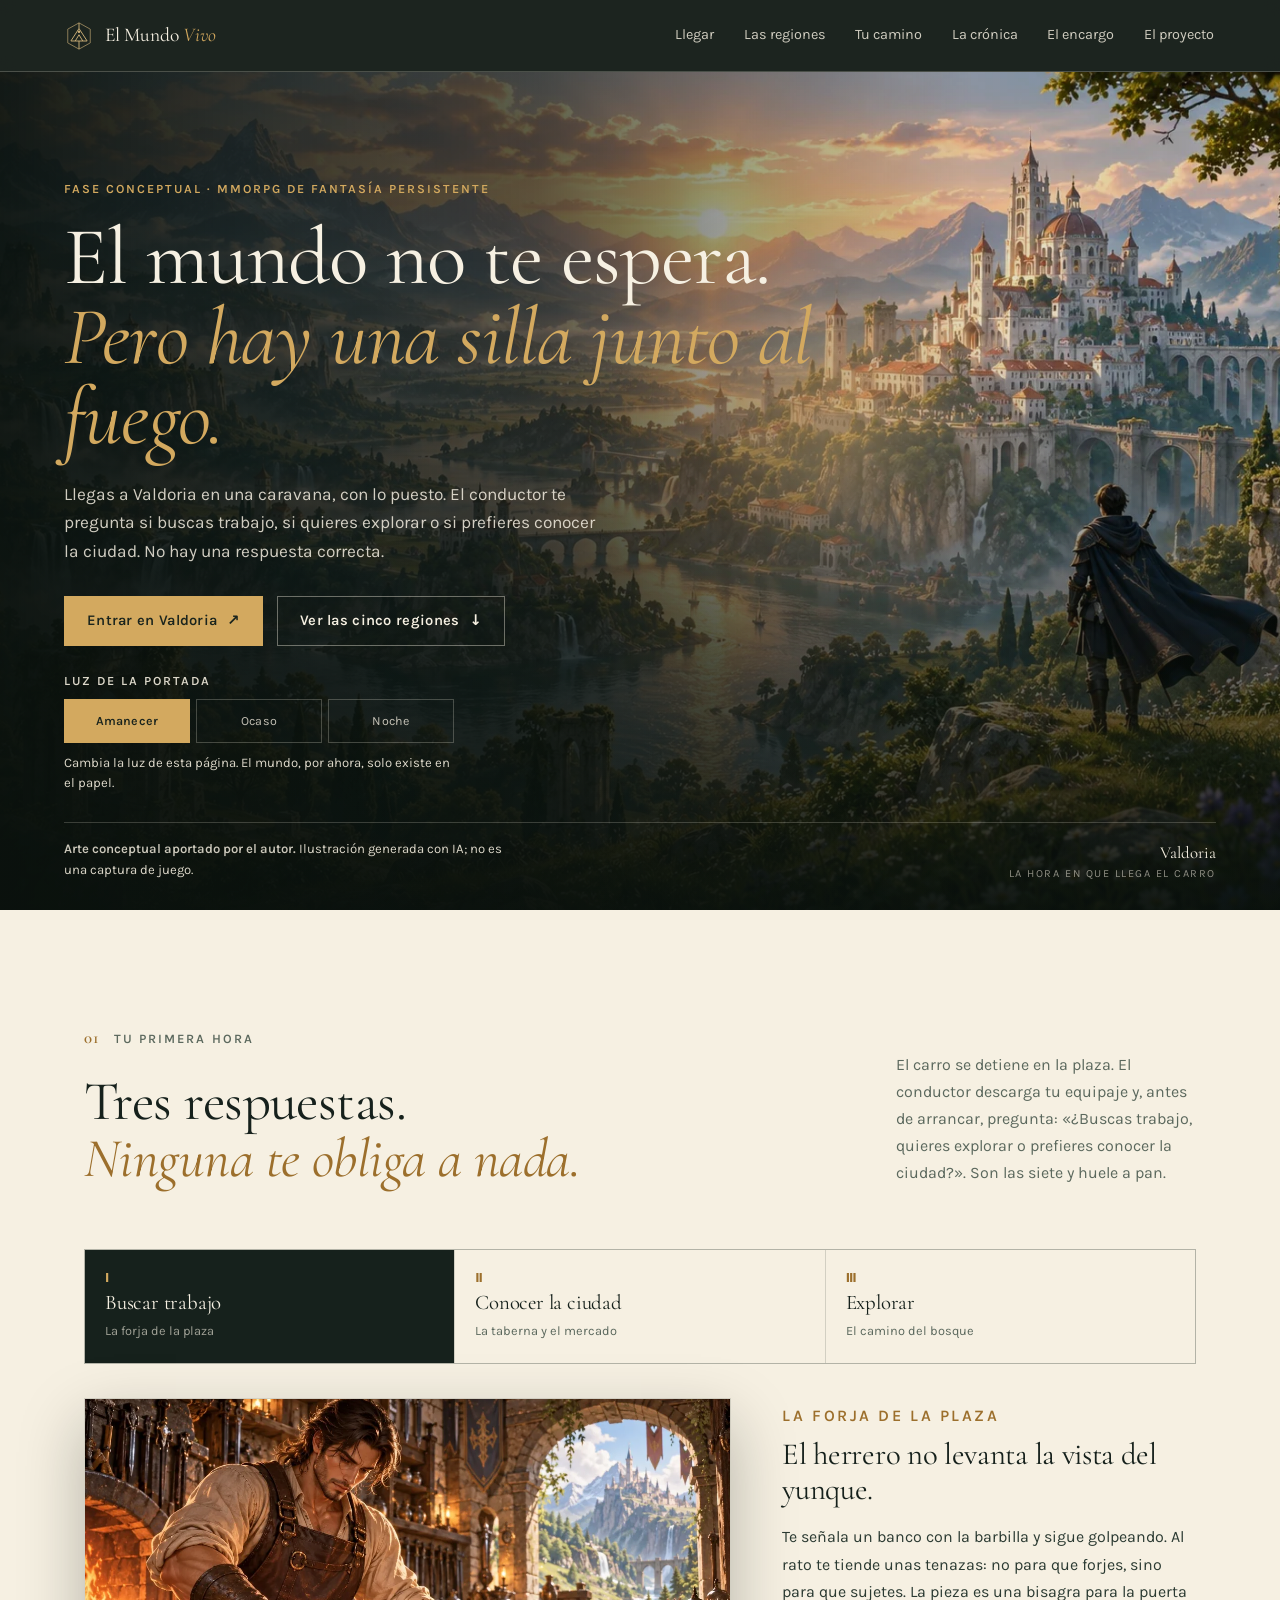
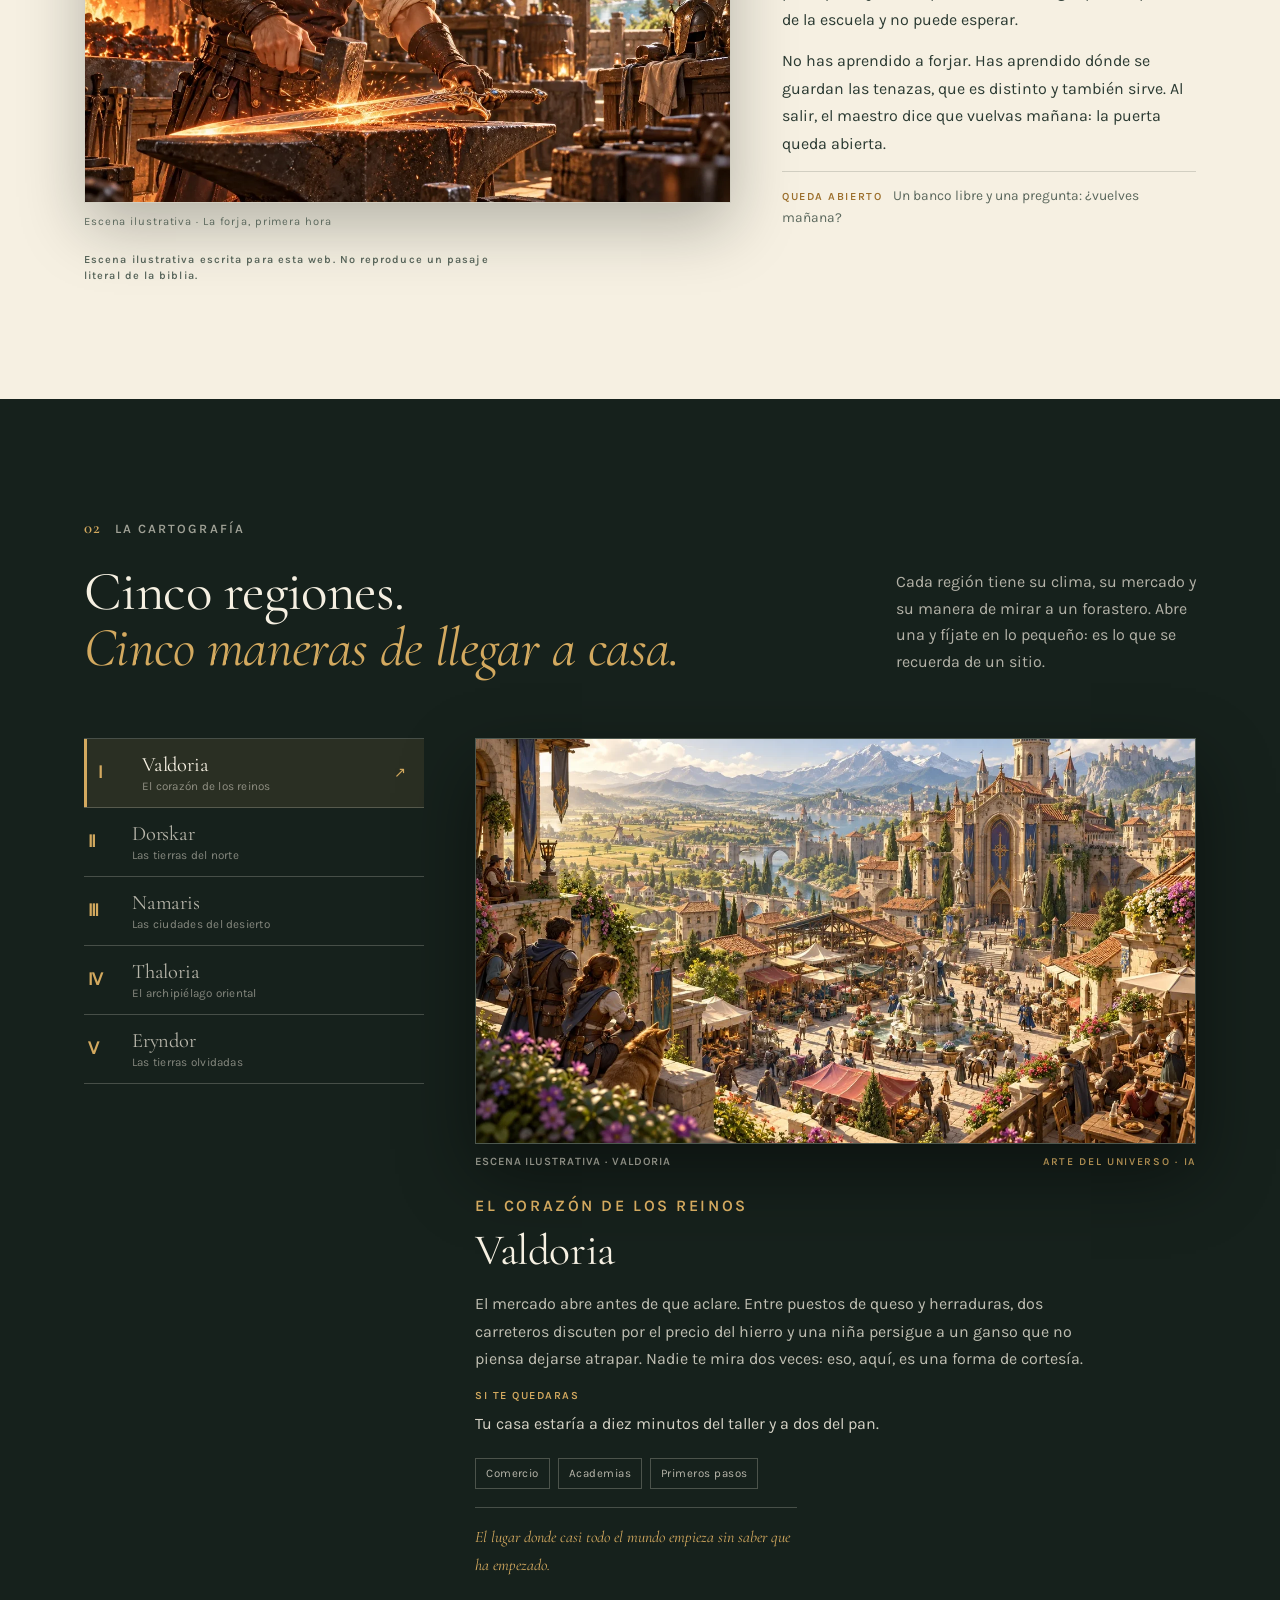
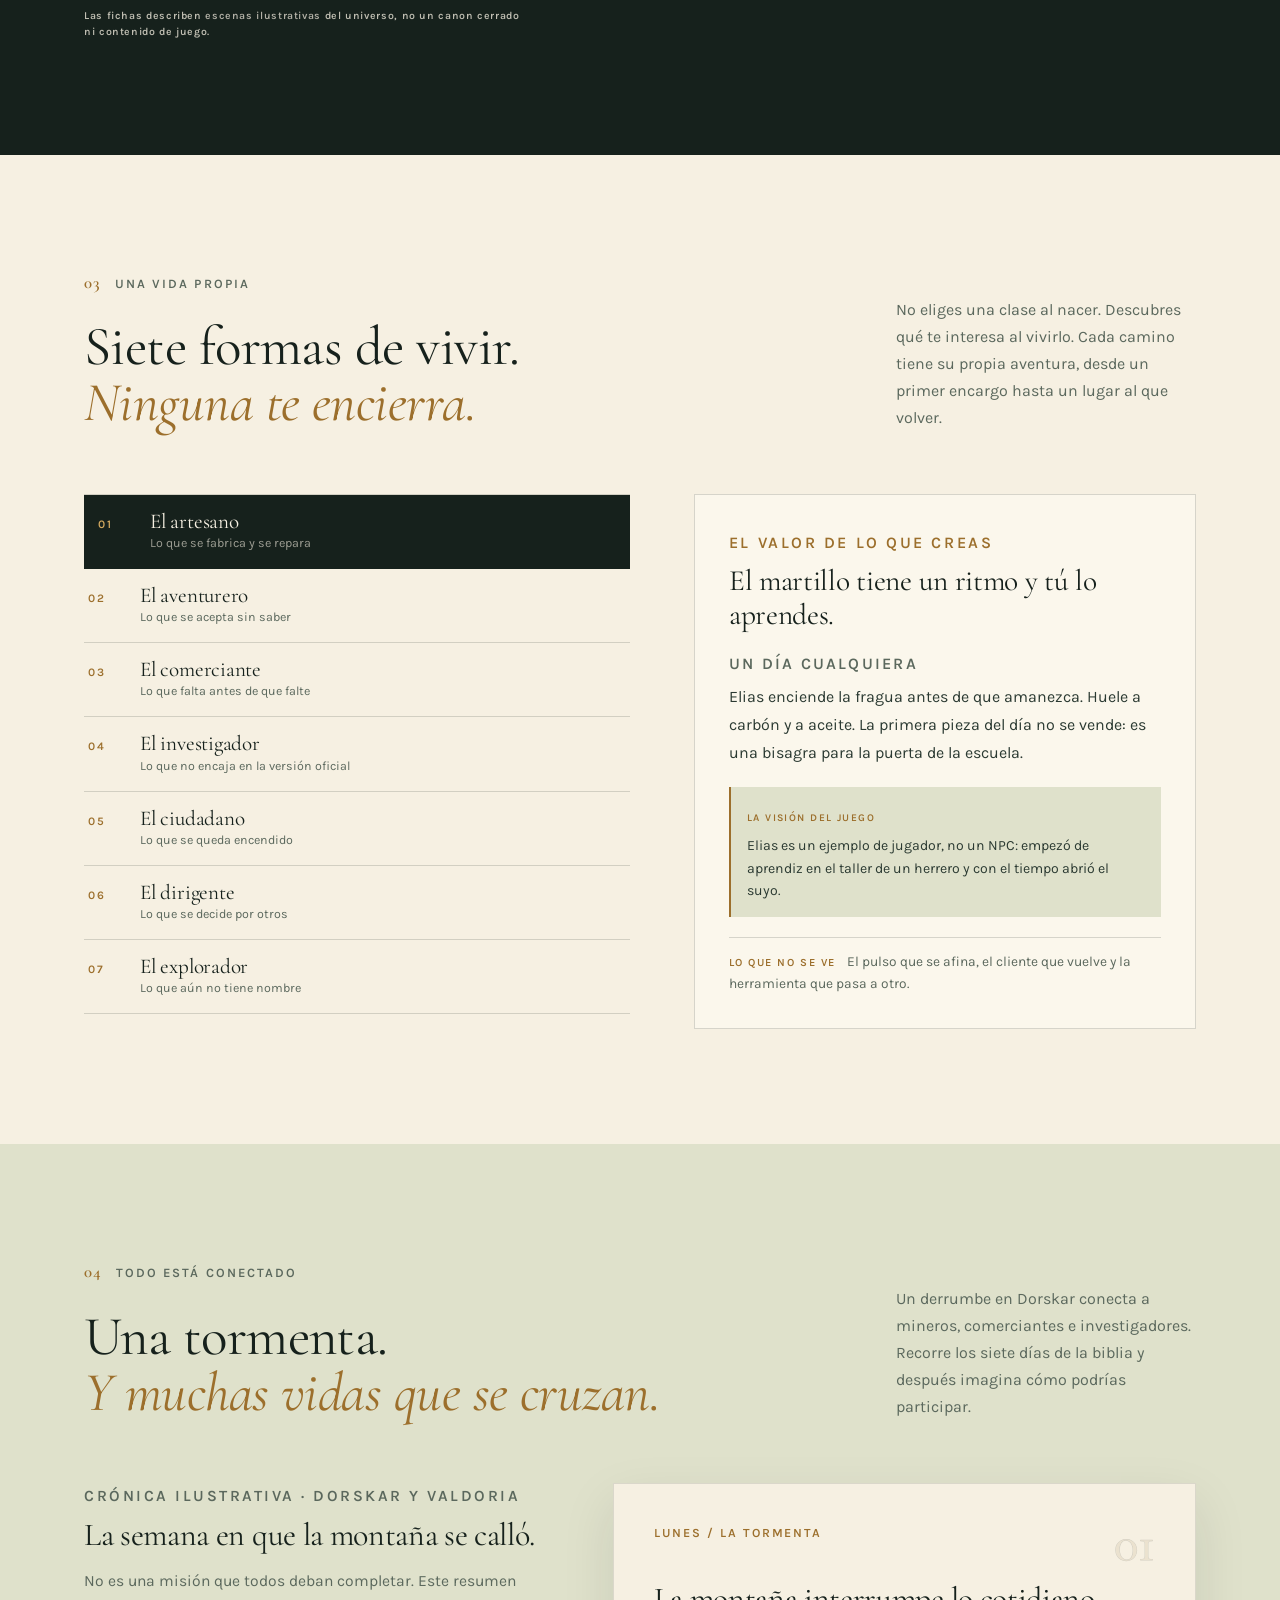
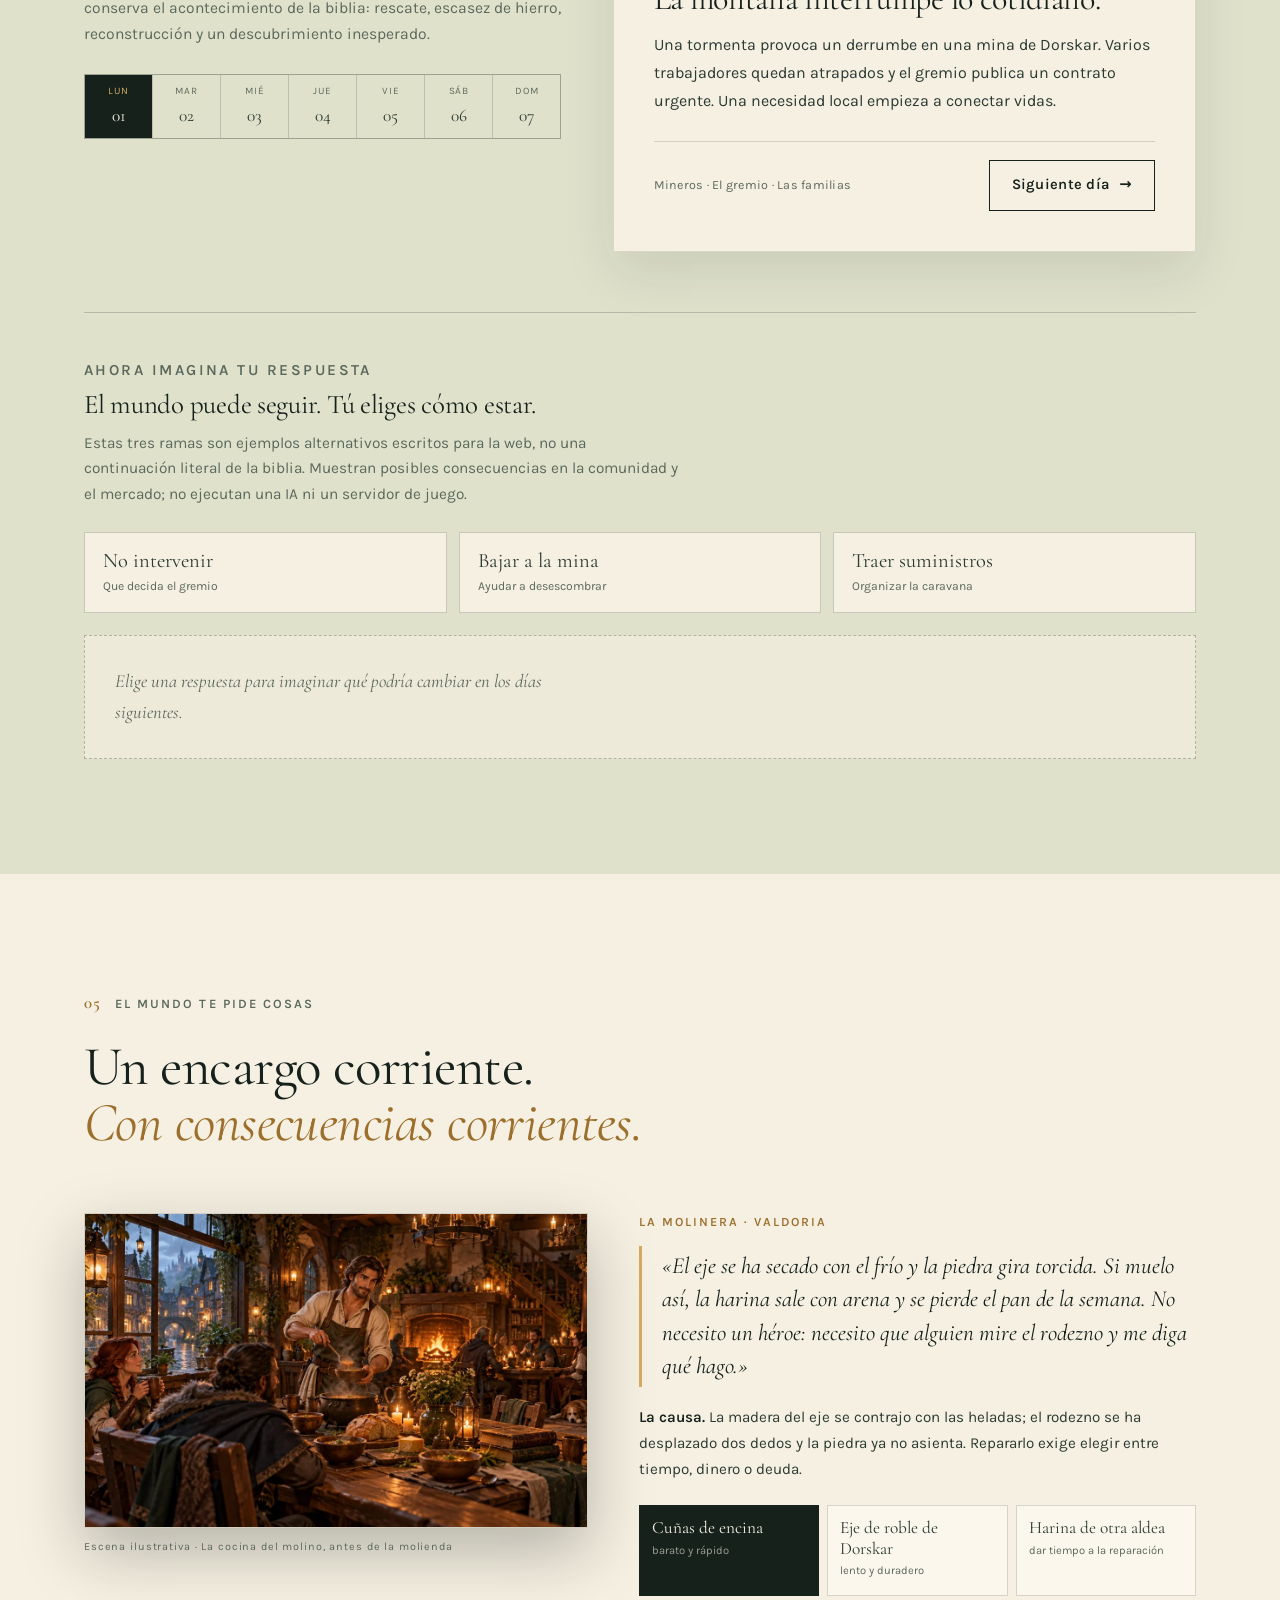
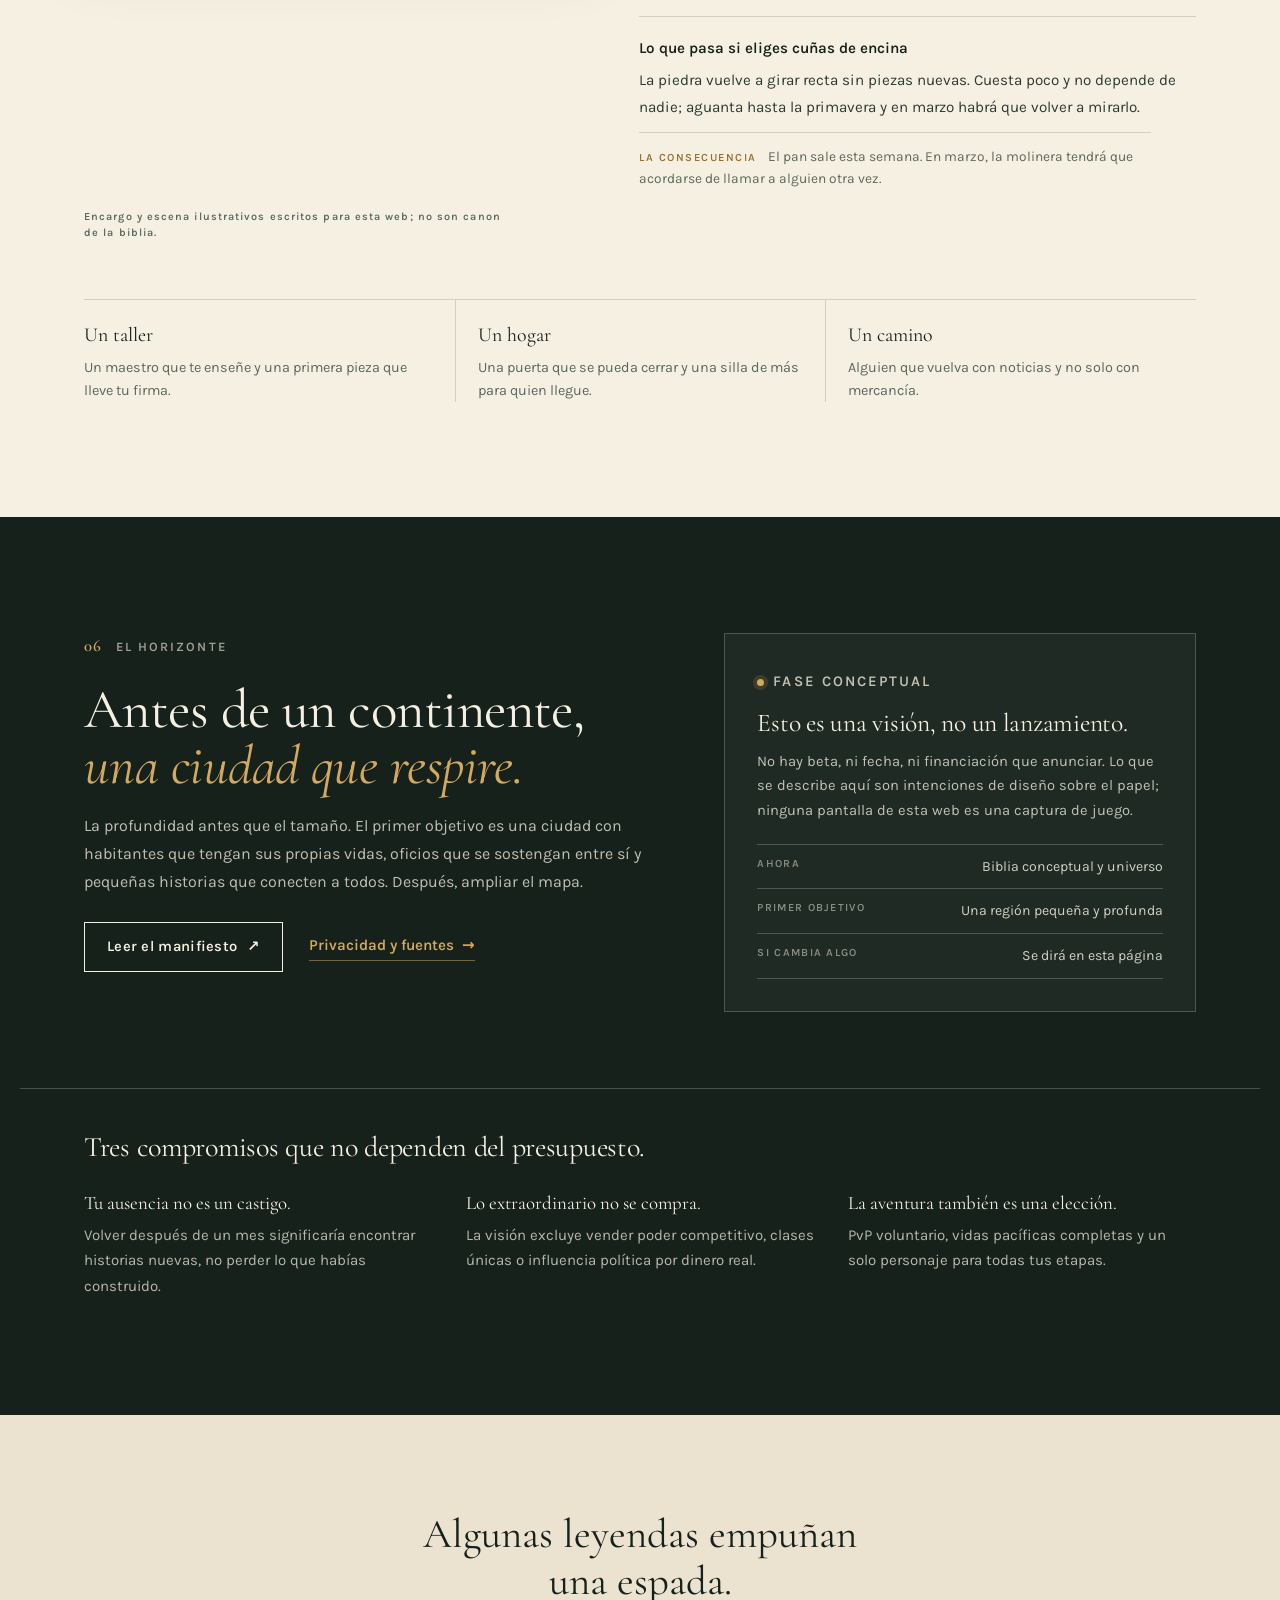
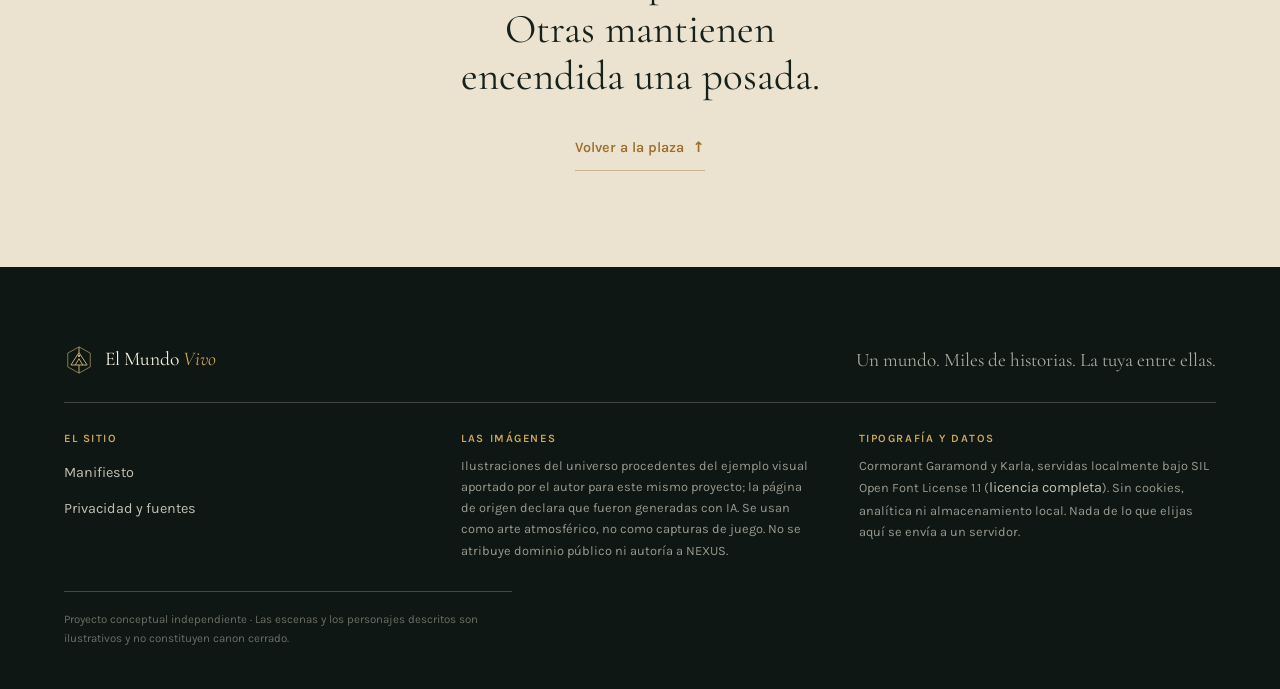
<file: index.html>
<!doctype html>
<html lang="es" data-time="amanecer">
<head>
<meta charset="utf-8">
<meta name="viewport" content="width=device-width,initial-scale=1">
<meta name="theme-color" content="#14201a">
<title>El Mundo Vivo — Hay una silla junto al fuego</title>
<meta name="description" content="La visión de un MMORPG de fantasía persistente: llega a Valdoria, recorre cinco regiones y encuentra tu forma de vivir. Escenas interactivas de un universo conceptual.">
<meta property="og:title" content="El Mundo Vivo — El mundo no te espera. Pero hay una silla junto al fuego.">
<meta property="og:description" content="Una ventana a un mundo habitable: cinco regiones, siete caminos de vida y pequeñas historias que se cruzan.">
<meta property="og:type" content="website">
<meta property="og:locale" content="es_ES">
<meta property="og:url" content="https://puppetpaper.github.io/el-mundo-vivo/">
<meta property="og:image" content="https://puppetpaper.github.io/el-mundo-vivo/assets/social.png">
<link rel="icon" href="assets/sigil.svg" type="image/svg+xml">
<link rel="preload" href="assets/fonts/cormorant-garamond-400-normal.woff2" as="font" type="font/woff2" crossorigin>
<link rel="preload" href="assets/fantasy/hero.webp" as="image" fetchpriority="high">
<link rel="stylesheet" href="styles.css?v=layout-fix-1">
</head>
<body>
<a class="skip" href="#contenido">Saltar al contenido</a>

<header class="masthead">
  <a class="wordmark" href="#inicio" aria-label="El Mundo Vivo, inicio">
    <img src="assets/sigil.svg" alt="" width="30" height="30">
    <span>El Mundo <em>Vivo</em></span>
  </a>
  <button class="menu-toggle" aria-expanded="false" aria-controls="nav" aria-label="Abrir menú"><span></span><span></span></button>
  <nav id="nav" aria-label="Navegación principal">
    <a href="#llegada">Llegar</a>
    <a href="#atlas">Las regiones</a>
    <a href="#caminos">Tu camino</a>
    <a href="#cronicas">La crónica</a>
    <a href="#encargo">El encargo</a>
    <a href="#horizonte">El proyecto</a>
  </nav>
</header>

<main id="contenido">

  <!-- ============ PORTADA ============ -->
  <section id="inicio" class="cover" aria-labelledby="cover-title">
    <figure class="cover-plate">
      <img src="assets/fantasy/hero.webp" width="1672" height="941" fetchpriority="high"
           alt="Ilustración atmosférica del universo: una ciudad de fantasía entre bosques y montañas, con luz cálida y figuras pequeñas en primer plano.">
    </figure>
    <div class="cover-veil" aria-hidden="true"></div>
    <div class="cover-sky" aria-hidden="true"><span class="cover-orb"></span></div>
    <div class="cover-inner">
      <p class="kicker">Fase conceptual · MMORPG de fantasía persistente</p>
      <h1 id="cover-title">El mundo no te espera.<br><em>Pero hay una silla junto al fuego.</em></h1>
      <p class="cover-lead">Llegas a Valdoria en una caravana, con lo puesto. El conductor te pregunta si buscas trabajo, si quieres explorar o si prefieres conocer la ciudad. No hay una respuesta correcta.</p>
      <div class="cover-actions">
        <a class="btn btn-gold" href="#llegada">Entrar en Valdoria <span aria-hidden="true">↗</span></a>
        <a class="btn btn-quiet" href="#atlas">Ver las cinco regiones <span aria-hidden="true">↓</span></a>
      </div>
    </div>

    <div class="light-dial" role="group" aria-labelledby="light-label">
      <p id="light-label" class="light-label">Luz de la portada</p>
      <div class="light-buttons">
        <button type="button" data-time="amanecer" aria-pressed="true">Amanecer</button>
        <button type="button" data-time="ocaso" aria-pressed="false">Ocaso</button>
        <button type="button" data-time="noche" aria-pressed="false">Noche</button>
      </div>
      <p class="light-note">Cambia la luz de esta página. El mundo, por ahora, solo existe en el papel.</p>
      <p class="sr-only" role="status" id="light-status"></p>
    </div>

    <div class="cover-foot">
      <p><strong>Arte conceptual aportado por el autor.</strong> Ilustración generada con IA; no es una captura de juego.</p>
      <p class="cover-foot-place">Valdoria <span>La hora en que llega el carro</span></p>
    </div>
  </section>

  <!-- ============ 01 LLEGADA ============ -->
  <section id="llegada" class="band band-paper arrival" aria-labelledby="arrival-heading">
    <div class="wrap">
      <div class="band-head band-head-row">
        <div>
          <p class="index-label"><span>01</span> Tu primera hora</p>
          <h2 id="arrival-heading">Tres respuestas.<br><em>Ninguna te obliga a nada.</em></h2>
        </div>
        <p class="band-lede">El carro se detiene en la plaza. El conductor descarga tu equipaje y, antes de arrancar, pregunta: «¿Buscas trabajo, quieres explorar o prefieres conocer la ciudad?». Son las siete y huele a pan.</p>
      </div>

      <div class="arrival-doors" role="group" aria-label="Elige tu primera parada en Valdoria">
        <button type="button" class="door" data-arrival="forja" aria-pressed="true">
          <span class="door-num">Ⅰ</span>
          <span class="door-name">Buscar trabajo</span>
          <span class="door-hint">La forja de la plaza</span>
        </button>
        <button type="button" class="door" data-arrival="taberna" aria-pressed="false">
          <span class="door-num">Ⅱ</span>
          <span class="door-name">Conocer la ciudad</span>
          <span class="door-hint">La taberna y el mercado</span>
        </button>
        <button type="button" class="door" data-arrival="camino" aria-pressed="false">
          <span class="door-num">Ⅲ</span>
          <span class="door-name">Explorar</span>
          <span class="door-hint">El camino del bosque</span>
        </button>
      </div>

      <article class="arrival-scene" aria-live="polite">
        <figure class="scene-plate">
          <img id="arrival-art" src="assets/fantasy/forge.webp" width="1280" height="853" loading="lazy" decoding="async"
               alt="Escena ilustrativa: un herrero trabajando junto al yunque, con chispas y luz cálida de fragua.">
          <figcaption id="arrival-caption">Escena ilustrativa · La forja, primera hora</figcaption>
        </figure>
        <div class="scene-copy">
          <p class="kicker" id="arrival-kicker">La forja de la plaza</p>
          <h3 id="arrival-title">El herrero no levanta la vista del yunque.</h3>
          <p id="arrival-text">Te señala un banco con la barbilla y sigue golpeando. Al rato te tiende unas tenazas: no para que forjes, sino para que sujetes. La pieza es una bisagra para la puerta de la escuela y no puede esperar.</p>
          <p id="arrival-text-2">No has aprendido a forjar. Has aprendido dónde se guardan las tenazas, que es distinto y también sirve. Al salir, el maestro dice que vuelvas mañana: la puerta queda abierta.</p>
          <p class="scene-open" id="arrival-open"><span>Queda abierto</span> Un banco libre y una pregunta: ¿vuelves mañana?</p>
        </div>
      </article>
      <p class="scene-note">Escena ilustrativa escrita para esta web. No reproduce un pasaje literal de la biblia.</p>
    </div>
  </section>

  <!-- ============ 02 ATLAS ============ -->
  <section id="atlas" class="band band-ink atlas-band" aria-labelledby="atlas-title">
    <div class="wrap">
      <div class="band-head band-head-row">
        <div>
          <p class="index-label"><span>02</span> La cartografía</p>
          <h2 id="atlas-title">Cinco regiones.<br><em>Cinco maneras de llegar a casa.</em></h2>
        </div>
        <p class="band-lede">Cada región tiene su clima, su mercado y su manera de mirar a un forastero. Abre una y fíjate en lo pequeño: es lo que se recuerda de un sitio.</p>
      </div>

      <div class="atlas">
        <div class="atlas-index" role="tablist" aria-label="Regiones del continente" aria-orientation="vertical">
          <button role="tab" id="tab-valdoria" data-region="valdoria" aria-selected="true" aria-controls="region-detail" tabindex="0">
            <span class="atlas-num">Ⅰ</span>
            <span class="atlas-name">Valdoria<small>El corazón de los reinos</small></span>
            <span class="atlas-arrow" aria-hidden="true">↗</span>
          </button>
          <button role="tab" id="tab-dorskar" data-region="dorskar" aria-selected="false" aria-controls="region-detail" tabindex="-1">
            <span class="atlas-num">Ⅱ</span>
            <span class="atlas-name">Dorskar<small>Las tierras del norte</small></span>
            <span class="atlas-arrow" aria-hidden="true">↗</span>
          </button>
          <button role="tab" id="tab-namaris" data-region="namaris" aria-selected="false" aria-controls="region-detail" tabindex="-1">
            <span class="atlas-num">Ⅲ</span>
            <span class="atlas-name">Namaris<small>Las ciudades del desierto</small></span>
            <span class="atlas-arrow" aria-hidden="true">↗</span>
          </button>
          <button role="tab" id="tab-thaloria" data-region="thaloria" aria-selected="false" aria-controls="region-detail" tabindex="-1">
            <span class="atlas-num">Ⅳ</span>
            <span class="atlas-name">Thaloria<small>El archipiélago oriental</small></span>
            <span class="atlas-arrow" aria-hidden="true">↗</span>
          </button>
          <button role="tab" id="tab-eryndor" data-region="eryndor" aria-selected="false" aria-controls="region-detail" tabindex="-1">
            <span class="atlas-num">Ⅴ</span>
            <span class="atlas-name">Eryndor<small>Las tierras olvidadas</small></span>
            <span class="atlas-arrow" aria-hidden="true">↗</span>
          </button>
        </div>

        <div class="atlas-detail" id="region-detail" role="tabpanel" aria-labelledby="tab-valdoria" tabindex="0">
          <figure class="atlas-plate">
            <img class="region-art" src="assets/fantasy/valdoria.webp" width="1280" height="720" loading="lazy" decoding="async"
                 alt="Escena ilustrativa de Valdoria: prados, un río ancho y una ciudad de piedra bajo un cielo amplio.">
            <figcaption class="plate-caption"><span id="region-plate">Escena ilustrativa · Valdoria</span><span class="plate-tag">Arte del universo · IA</span></figcaption>
          </figure>
          <div class="atlas-copy">
            <p class="kicker" id="region-kicker">El corazón de los reinos</p>
            <h3 id="region-name">Valdoria</h3>
            <p id="region-description">El mercado abre antes de que aclare. Entre puestos de queso y herraduras, dos carreteros discuten por el precio del hierro y una niña persigue a un ganso que no piensa dejarse atrapar. Nadie te mira dos veces: eso, aquí, es una forma de cortesía.</p>
            <p class="region-if" id="region-if"><span>Si te quedaras</span> Tu casa estaría a diez minutos del taller y a dos del pan.</p>
            <div class="tags" id="region-tags"><span>Comercio</span><span>Academias</span><span>Primeros pasos</span></div>
            <p class="atlas-note" id="region-note">El lugar donde casi todo el mundo empieza sin saber que ha empezado.</p>
          </div>
        </div>
      </div>
      <p class="atlas-foot">Las fichas describen <strong>escenas ilustrativas</strong> del universo, no un canon cerrado ni contenido de juego.</p>
    </div>
  </section>

  <!-- ============ 03 CAMINOS ============ -->
  <section id="caminos" class="band band-paper" aria-labelledby="paths-title">
    <div class="wrap">
      <div class="band-head band-head-row">
        <div>
          <p class="index-label"><span>03</span> Una vida propia</p>
          <h2 id="paths-title">Siete formas de vivir.<br><em>Ninguna te encierra.</em></h2>
        </div>
        <p class="band-lede">No eliges una clase al nacer. Descubres qué te interesa al vivirlo. Cada camino tiene su propia aventura, desde un primer encargo hasta un lugar al que volver.</p>
      </div>

      <div class="trades">
        <div class="trade-list" role="group" aria-label="Oficios y caminos de vida">
          <button class="trade active" data-path="artesano" aria-pressed="true"><span class="trade-num">01</span><span class="trade-name">El artesano</span><span class="trade-hint">Lo que se fabrica y se repara</span></button>
          <button class="trade" data-path="aventurero" aria-pressed="false"><span class="trade-num">02</span><span class="trade-name">El aventurero</span><span class="trade-hint">Lo que se acepta sin saber</span></button>
          <button class="trade" data-path="comerciante" aria-pressed="false"><span class="trade-num">03</span><span class="trade-name">El comerciante</span><span class="trade-hint">Lo que falta antes de que falte</span></button>
          <button class="trade" data-path="investigador" aria-pressed="false"><span class="trade-num">04</span><span class="trade-name">El investigador</span><span class="trade-hint">Lo que no encaja en la versión oficial</span></button>
          <button class="trade" data-path="ciudadano" aria-pressed="false"><span class="trade-num">05</span><span class="trade-name">El ciudadano</span><span class="trade-hint">Lo que se queda encendido</span></button>
          <button class="trade" data-path="dirigente" aria-pressed="false"><span class="trade-num">06</span><span class="trade-name">El dirigente</span><span class="trade-hint">Lo que se decide por otros</span></button>
          <button class="trade" data-path="explorador" aria-pressed="false"><span class="trade-num">07</span><span class="trade-name">El explorador</span><span class="trade-hint">Lo que aún no tiene nombre</span></button>
        </div>

        <article class="trade-story" aria-live="polite">
          <p class="kicker" id="life-kicker">El valor de lo que creas</p>
          <h3 id="life-title">El martillo tiene un ritmo y tú lo aprendes.</h3>
          <p class="trade-scene-label">Un día cualquiera</p>
          <p id="life-scene">Elias enciende la fragua antes de que amanezca. Huele a carbón y a aceite. La primera pieza del día no se vende: es una bisagra para la puerta de la escuela.</p>
          <div class="trade-note"><span class="trade-note-label">La visión del juego</span><p id="life-quote">Elias es un ejemplo de jugador, no un NPC: empezó de aprendiz en el taller de un herrero y con el tiempo abrió el suyo.</p></div>
          <p class="trade-unseen"><span>Lo que no se ve</span> <span id="life-unseen">El pulso que se afina, el cliente que vuelve y la herramienta que pasa a otro.</span></p>
        </article>
      </div>
    </div>
  </section>

  <!-- ============ 04 CRÓNICA ============ -->
  <section id="cronicas" class="band band-sage chronicle-band" aria-labelledby="chron-title">
    <div class="wrap">
      <div class="band-head band-head-row">
        <div>
          <p class="index-label"><span>04</span> Todo está conectado</p>
          <h2 id="chron-title">Una tormenta.<br><em>Y muchas vidas que se cruzan.</em></h2>
        </div>
        <p class="band-lede">Un derrumbe en Dorskar conecta a mineros, comerciantes e investigadores. Recorre los siete días de la biblia y después imagina cómo podrías participar.</p>
      </div>

      <div class="chronicle">
        <div class="chronicle-left">
          <p class="kicker">Crónica ilustrativa · Dorskar y Valdoria</p>
          <h3>La semana en que la montaña se calló.</h3>
          <p>No es una misión que todos deban completar. Este resumen conserva el acontecimiento de la biblia: rescate, escasez de hierro, reconstrucción y un descubrimiento inesperado.</p>
          <div class="week" role="group" aria-label="Elige un día de la crónica">
            <button data-day="0" class="active" aria-pressed="true"><small>Lun</small><span>01</span></button>
            <button data-day="1" aria-pressed="false"><small>Mar</small><span>02</span></button>
            <button data-day="2" aria-pressed="false"><small>Mié</small><span>03</span></button>
            <button data-day="3" aria-pressed="false"><small>Jue</small><span>04</span></button>
            <button data-day="4" aria-pressed="false"><small>Vie</small><span>05</span></button>
            <button data-day="5" aria-pressed="false"><small>Sáb</small><span>06</span></button>
            <button data-day="6" aria-pressed="false"><small>Dom</small><span>07</span></button>
          </div>
        </div>

        <article class="day-card" aria-live="polite">
          <div class="day-top">
            <p class="kicker" id="day-label">Lunes / La tormenta</p>
            <span class="day-number" id="day-number" aria-hidden="true">01</span>
          </div>
          <h3 id="day-title">La montaña interrumpe lo cotidiano.</h3>
          <p id="day-text">Una tormenta provoca un derrumbe en una mina de Dorskar. Varios trabajadores quedan atrapados y el gremio publica un contrato urgente. Una necesidad local empieza a conectar vidas.</p>
          <div class="day-bottom">
            <span id="day-people" class="day-people">Mineros · El gremio · Las familias</span>
            <button id="next-day" class="btn btn-outline">Siguiente día <span aria-hidden="true">→</span></button>
          </div>
        </article>
      </div>

      <div class="decision">
        <div class="decision-head">
          <p class="kicker">Ahora imagina tu respuesta</p>
          <h3>El mundo puede seguir. Tú eliges cómo estar.</h3>
          <p>Estas tres ramas son ejemplos alternativos escritos para la web, no una continuación literal de la biblia. Muestran posibles consecuencias en la comunidad y el mercado; no ejecutan una IA ni un servidor de juego.</p>
        </div>
        <div class="decision-options" role="group" aria-label="Decisión sobre el derrumbe">
          <button type="button" data-branch="ausente" aria-pressed="false">
            <span class="branch-name">No intervenir</span>
            <span class="branch-hint">Que decida el gremio</span>
          </button>
          <button type="button" data-branch="mina" aria-pressed="false">
            <span class="branch-name">Bajar a la mina</span>
            <span class="branch-hint">Ayudar a desescombrar</span>
          </button>
          <button type="button" data-branch="suministros" aria-pressed="false">
            <span class="branch-name">Traer suministros</span>
            <span class="branch-hint">Organizar la caravana</span>
          </button>
        </div>
        <article class="decision-result" aria-live="polite">
          <p class="decision-empty" id="branch-empty">Elige una respuesta para imaginar qué podría cambiar en los días siguientes.</p>
          <div id="branch-result" hidden>
            <h4 id="branch-title">La decisión</h4>
            <dl class="branch-dl">
              <div><dt>La comunidad</dt><dd id="branch-community"></dd></div>
              <div><dt>La economía</dt><dd id="branch-economy"></dd></div>
            </dl>
            <p class="branch-open"><span>Queda abierto</span> <span id="branch-open"></span></p>
          </div>
        </article>
      </div>
    </div>
  </section>

  <!-- ============ 05 ENCARGO ============ -->
  <section id="encargo" class="band band-paper commission-band" aria-labelledby="mill-title">
    <div class="wrap">
      <div class="band-head">
        <p class="index-label"><span>05</span> El mundo te pide cosas</p>
        <h2 id="mill-title">Un encargo corriente.<br><em>Con consecuencias corrientes.</em></h2>
      </div>

      <div class="commission">
        <figure class="commission-art">
          <img src="assets/fantasy/home.webp" width="1280" height="720" loading="lazy" decoding="async"
               alt="Escena ilustrativa: interior cálido de una casa con una persona sirviendo comida y vapor sobre la mesa.">
          <figcaption>Escena ilustrativa · La cocina del molino, antes de la molienda</figcaption>
        </figure>
        <div class="commission-copy">
          <p class="kicker">La molinera · Valdoria</p>
          <blockquote class="dialogue">
            <p>«El eje se ha secado con el frío y la piedra gira torcida. Si muelo así, la harina sale con arena y se pierde el pan de la semana. No necesito un héroe: necesito que alguien mire el rodezno y me diga qué hago.»</p>
          </blockquote>
          <p class="commission-cause"><strong>La causa.</strong> La madera del eje se contrajo con las heladas; el rodezno se ha desplazado dos dedos y la piedra ya no asienta. Repararlo exige elegir entre tiempo, dinero o deuda.</p>
          <div class="solutions" role="group" aria-label="Soluciones para el molino">
            <button type="button" data-solution="cunas" aria-pressed="true"><span>Cuñas de encina</span><small>barato y rápido</small></button>
            <button type="button" data-solution="roble" aria-pressed="false"><span>Eje de roble de Dorskar</span><small>lento y duradero</small></button>
            <button type="button" data-solution="harina" aria-pressed="false"><span>Harina de otra aldea</span><small>dar tiempo a la reparación</small></button>
          </div>
          <div class="solution-result" aria-live="polite">
            <p class="solution-label" id="solution-label">Lo que pasa si eliges cuñas de encina</p>
            <p id="solution-text">La piedra vuelve a girar recta sin piezas nuevas. Cuesta poco y no depende de nadie; aguanta hasta la primavera y en marzo habrá que volver a mirarlo.</p>
            <p class="solution-close"><span>La consecuencia</span> <span id="solution-close-text">El pan sale esta semana. En marzo, la molinera tendrá que acordarse de llamar a alguien otra vez.</span></p>
          </div>
        </div>
      </div>
      <p class="scene-note">Encargo y escena ilustrativos escritos para esta web; no son canon de la biblia.</p>

      <ul class="needs" aria-label="Lo que el mundo te va a pedir">
        <li><span>Un taller</span> Un maestro que te enseñe y una primera pieza que lleve tu firma.</li>
        <li><span>Un hogar</span> Una puerta que se pueda cerrar y una silla de más para quien llegue.</li>
        <li><span>Un camino</span> Alguien que vuelva con noticias y no solo con mercancía.</li>
      </ul>
    </div>
  </section>

  <!-- ============ 06 HORIZONTE ============ -->
  <section id="horizonte" class="band band-ink horizon-band" aria-labelledby="horizon-title">
    <div class="wrap horizon">
      <div>
        <p class="index-label"><span>06</span> El horizonte</p>
        <h2 id="horizon-title">Antes de un continente,<br><em>una ciudad que respire.</em></h2>
        <p class="horizon-text">La profundidad antes que el tamaño. El primer objetivo es una ciudad con habitantes que tengan sus propias vidas, oficios que se sostengan entre sí y pequeñas historias que conecten a todos. Después, ampliar el mapa.</p>
        <div class="horizon-links">
          <a class="btn btn-outline" href="vision.html">Leer el manifiesto <span aria-hidden="true">↗</span></a>
          <a class="link-arrow" href="privacidad.html">Privacidad y fuentes <span aria-hidden="true">→</span></a>
        </div>
      </div>
      <aside class="status">
        <p class="status-pill"><i aria-hidden="true"></i> Fase conceptual</p>
        <h3>Esto es una visión, no un lanzamiento.</h3>
        <p>No hay beta, ni fecha, ni financiación que anunciar. Lo que se describe aquí son intenciones de diseño sobre el papel; ninguna pantalla de esta web es una captura de juego.</p>
        <dl>
          <div><dt>Ahora</dt><dd>Biblia conceptual y universo</dd></div>
          <div><dt>Primer objetivo</dt><dd>Una región pequeña y profunda</dd></div>
          <div><dt>Si cambia algo</dt><dd>Se dirá en esta página</dd></div>
        </dl>
      </aside>
    </div>

    <div class="wrap commitments">
      <h3>Tres compromisos que no dependen del presupuesto.</h3>
      <div class="promises">
        <p><b>Tu ausencia no es un castigo.</b> Volver después de un mes significaría encontrar historias nuevas, no perder lo que habías construido.</p>
        <p><b>Lo extraordinario no se compra.</b> La visión excluye vender poder competitivo, clases únicas o influencia política por dinero real.</p>
        <p><b>La aventura también es una elección.</b> PvP voluntario, vidas pacíficas completas y un solo personaje para todas tus etapas.</p>
      </div>
    </div>
  </section>

  <section class="coda">
    <p>Algunas leyendas empuñan una espada.<br>Otras mantienen encendida una posada.</p>
    <a href="#inicio">Volver a la plaza <span aria-hidden="true">↑</span></a>
  </section>
</main>

<footer class="colophon">
  <div class="colophon-top">
    <a class="wordmark" href="#inicio"><img src="assets/sigil.svg" alt="" width="26" height="26"><span>El Mundo <em>Vivo</em></span></a>
    <p>Un mundo. Miles de historias. La tuya entre ellas.</p>
  </div>
  <div class="colophon-grid">
    <div>
      <h4>El sitio</h4>
      <a href="vision.html">Manifiesto</a>
      <a href="privacidad.html">Privacidad y fuentes</a>
    </div>
    <div>
      <h4>Las imágenes</h4>
      <p>Ilustraciones del universo procedentes del ejemplo visual aportado por el autor para este mismo proyecto; la página de origen declara que fueron generadas con IA. Se usan como arte atmosférico, no como capturas de juego. No se atribuye dominio público ni autoría a NEXUS.</p>
    </div>
    <div>
      <h4>Tipografía y datos</h4>
      <p>Cormorant Garamond y Karla, servidas localmente bajo SIL Open Font License 1.1 (<a href="assets/fonts/OFL.txt">licencia completa</a>). Sin cookies, analítica ni almacenamiento local. Nada de lo que elijas aquí se envía a un servidor.</p>
    </div>
  </div>
  <p class="colophon-note">Proyecto conceptual independiente · Las escenas y los personajes descritos son ilustrativos y no constituyen canon cerrado.</p>
</footer>

<script src="app.js?v=layout-fix-1" defer></script>
</body>
</html>
</file>
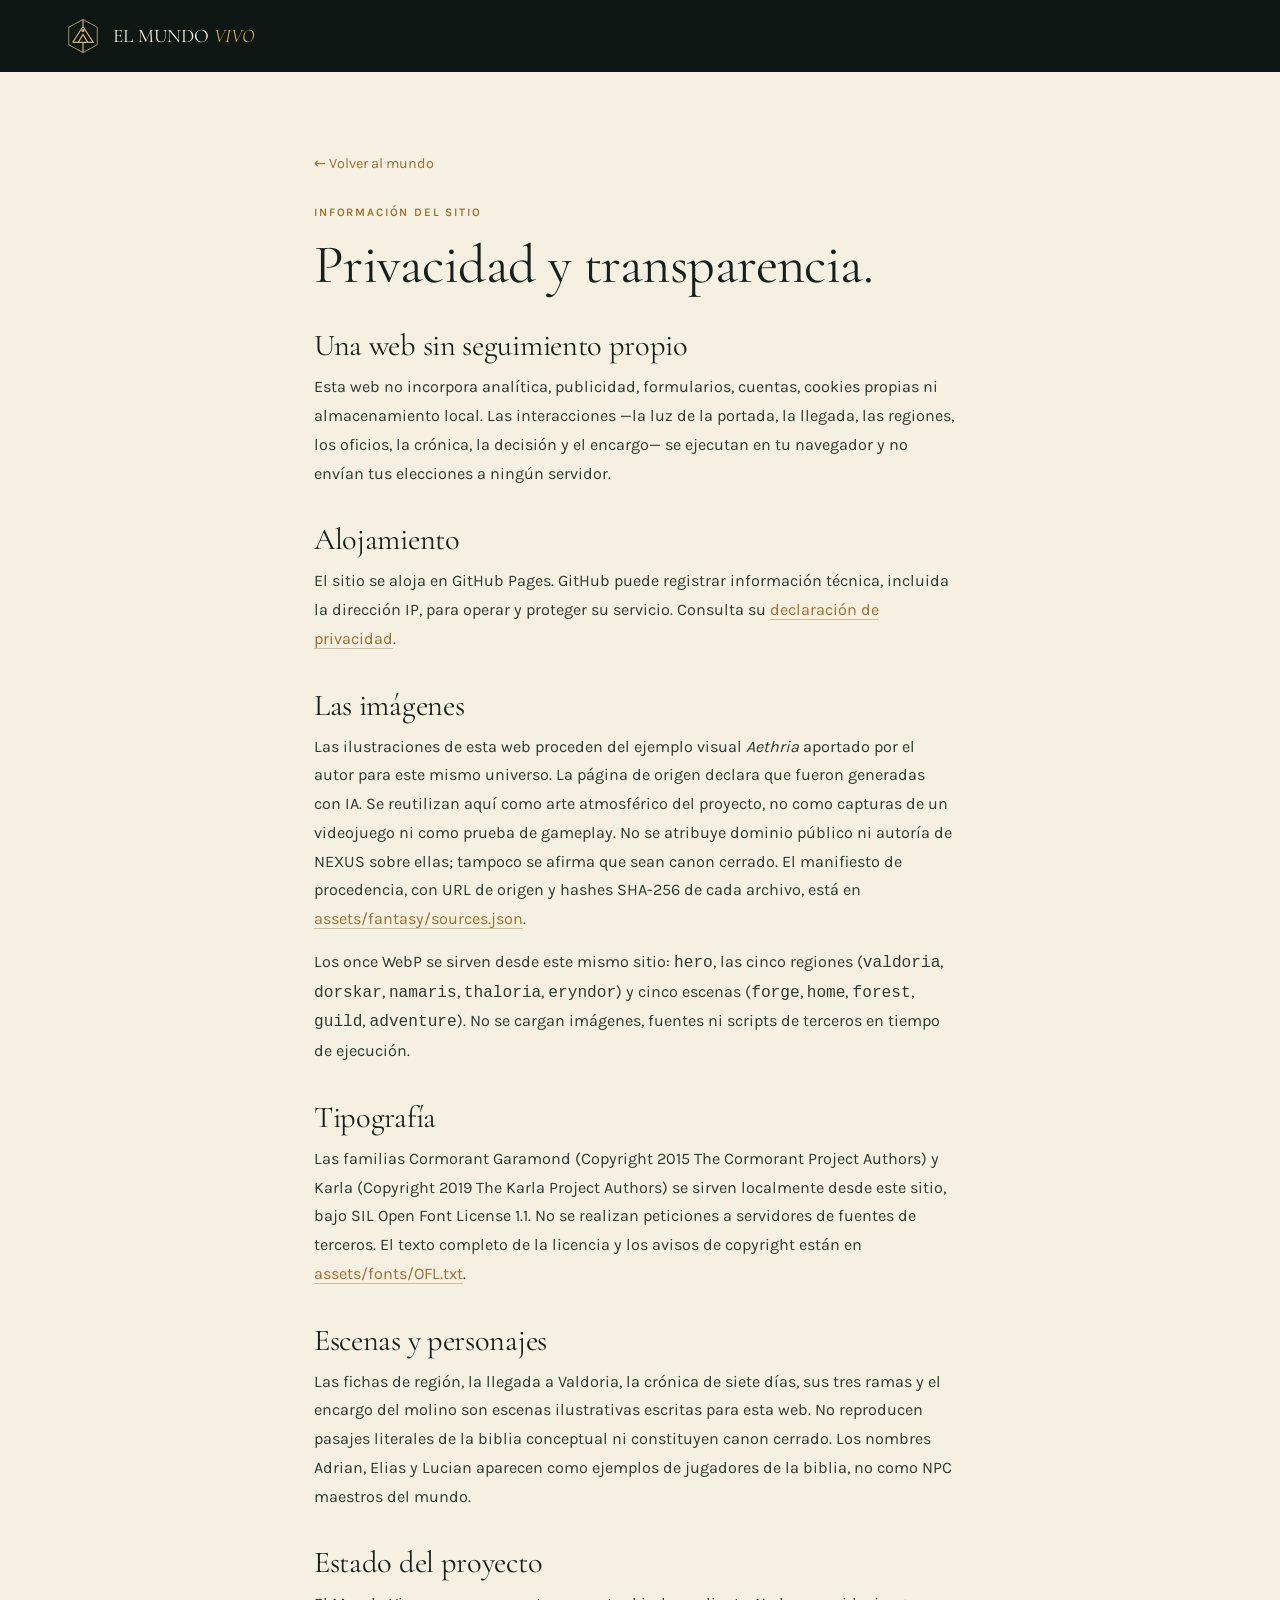
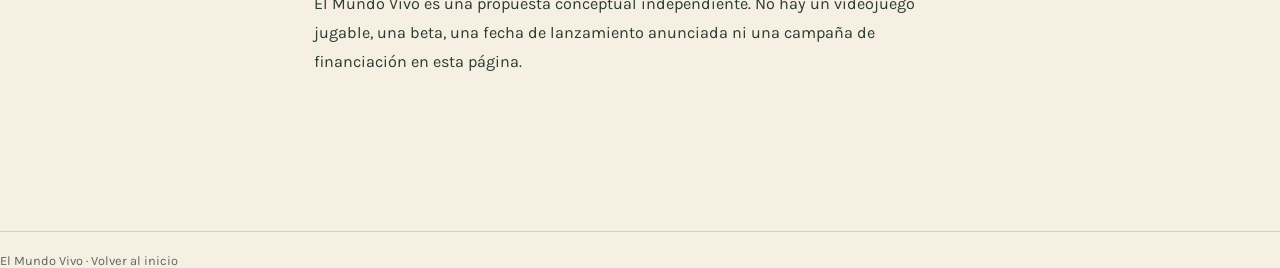
<file: privacidad.html>
<!doctype html><html lang="es"><head><meta charset="utf-8"><meta name="viewport" content="width=device-width,initial-scale=1"><link rel="stylesheet" href="styles.css"><link rel="icon" href="assets/sigil.svg"><title>Privacidad y fuentes — El Mundo Vivo</title></head><body><header class="header"><a class="brand" href="index.html"><img src="assets/sigil.svg" width="38" height="38" alt=""><span>EL MUNDO <b>VIVO</b></span></a></header><main class="document"><a class="back" href="index.html">← Volver al mundo</a><p class="eyebrow">INFORMACIÓN DEL SITIO</p><h1>Privacidad y transparencia.</h1>
<h2>Una web sin seguimiento propio</h2><p>Esta web no incorpora analítica, publicidad, formularios, cuentas, cookies propias ni almacenamiento local. Las interacciones —la luz de la portada, la llegada, las regiones, los oficios, la crónica, la decisión y el encargo— se ejecutan en tu navegador y no envían tus elecciones a ningún servidor.</p>
<h2>Alojamiento</h2><p>El sitio se aloja en GitHub Pages. GitHub puede registrar información técnica, incluida la dirección IP, para operar y proteger su servicio. Consulta su <a href="https://docs.github.com/es/site-policy/privacy-policies/github-general-privacy-statement" rel="noreferrer">declaración de privacidad</a>.</p>
<h2>Las imágenes</h2><p>Las ilustraciones de esta web proceden del ejemplo visual <em>Aethria</em> aportado por el autor para este mismo universo. La página de origen declara que fueron generadas con IA. Se reutilizan aquí como arte atmosférico del proyecto, no como capturas de un videojuego ni como prueba de gameplay. No se atribuye dominio público ni autoría de NEXUS sobre ellas; tampoco se afirma que sean canon cerrado. El manifiesto de procedencia, con URL de origen y hashes SHA-256 de cada archivo, está en <a href="assets/fantasy/sources.json">assets/fantasy/sources.json</a>.</p><p>Los once WebP se sirven desde este mismo sitio: <code>hero</code>, las cinco regiones (<code>valdoria</code>, <code>dorskar</code>, <code>namaris</code>, <code>thaloria</code>, <code>eryndor</code>) y cinco escenas (<code>forge</code>, <code>home</code>, <code>forest</code>, <code>guild</code>, <code>adventure</code>). No se cargan imágenes, fuentes ni scripts de terceros en tiempo de ejecución.</p>
<h2>Tipografía</h2><p>Las familias Cormorant Garamond (Copyright 2015 The Cormorant Project Authors) y Karla (Copyright 2019 The Karla Project Authors) se sirven localmente desde este sitio, bajo SIL Open Font License 1.1. No se realizan peticiones a servidores de fuentes de terceros. El texto completo de la licencia y los avisos de copyright están en <a href="assets/fonts/OFL.txt">assets/fonts/OFL.txt</a>.</p>
<h2>Escenas y personajes</h2><p>Las fichas de región, la llegada a Valdoria, la crónica de siete días, sus tres ramas y el encargo del molino son escenas ilustrativas escritas para esta web. No reproducen pasajes literales de la biblia conceptual ni constituyen canon cerrado. Los nombres Adrian, Elias y Lucian aparecen como ejemplos de jugadores de la biblia, no como NPC maestros del mundo.</p>
<h2>Estado del proyecto</h2><p>El Mundo Vivo es una propuesta conceptual independiente. No hay un videojuego jugable, una beta, una fecha de lanzamiento anunciada ni una campaña de financiación en esta página.</p></main><footer><a href="index.html">El Mundo Vivo · Volver al inicio</a></footer></body></html>
</file>
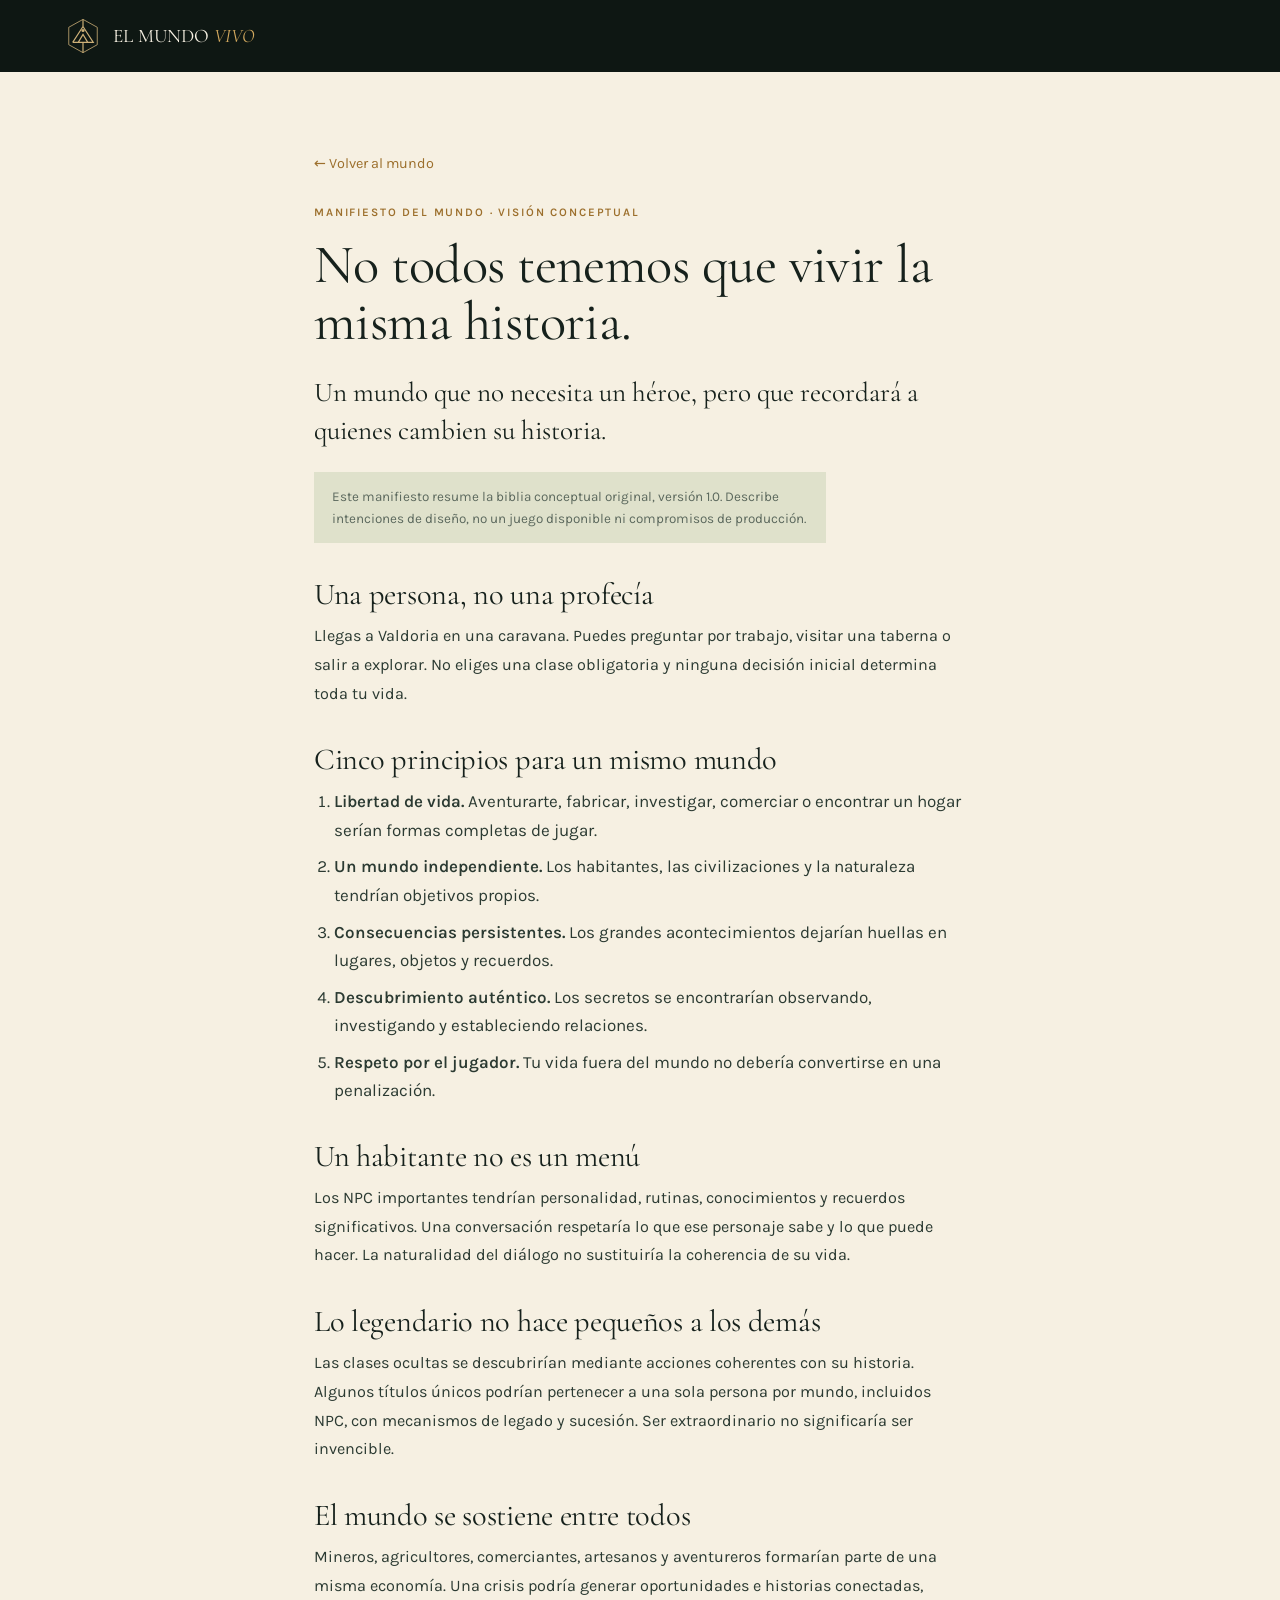
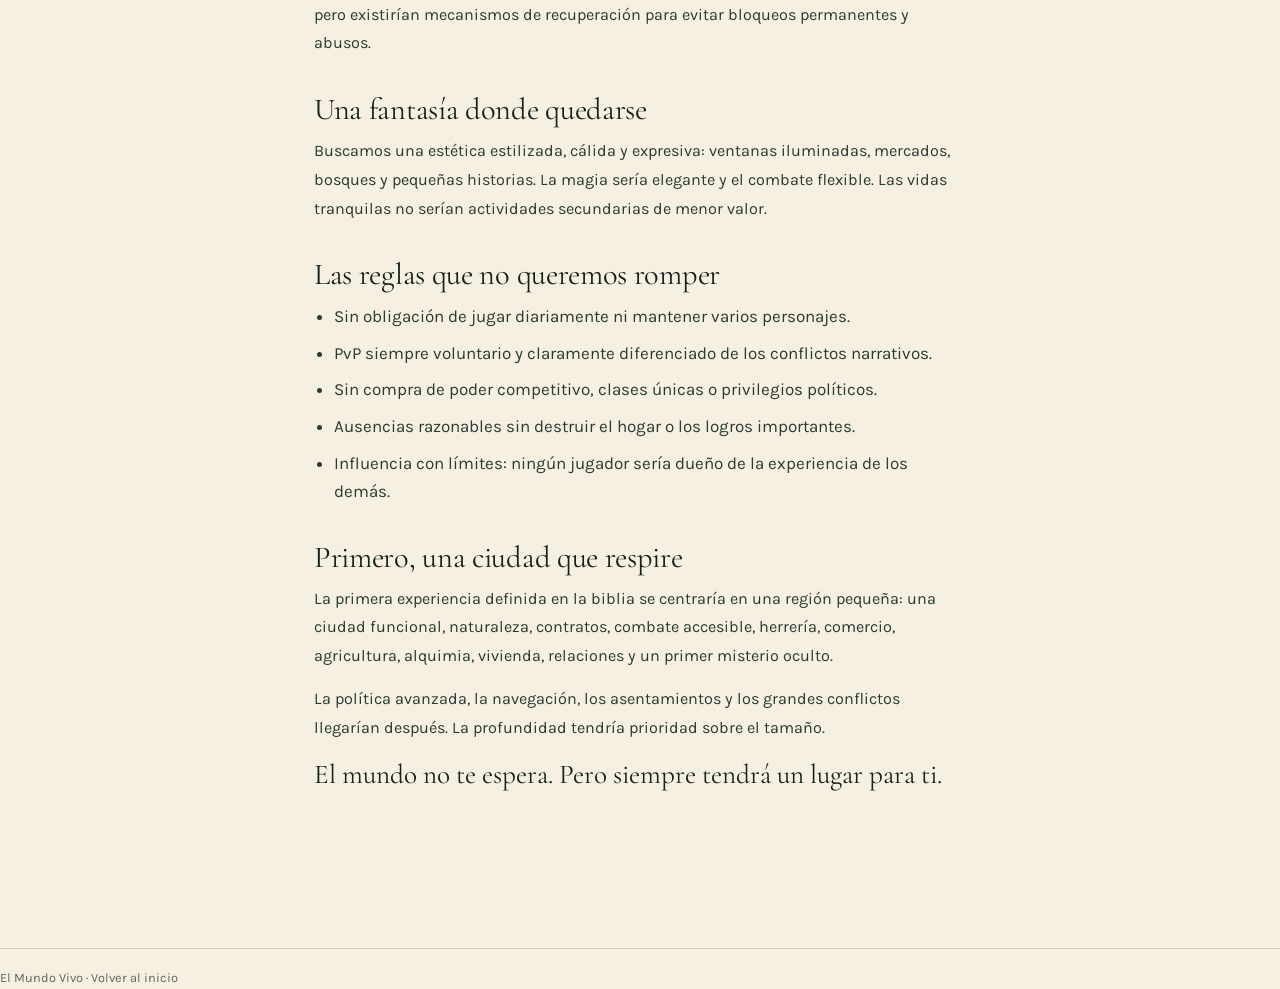
<file: vision.html>
<!doctype html><html lang="es"><head><meta charset="utf-8"><meta name="viewport" content="width=device-width,initial-scale=1"><link rel="stylesheet" href="styles.css"><link rel="icon" href="assets/sigil.svg"><title>Manifiesto — El Mundo Vivo</title></head><body><header class="header"><a class="brand" href="index.html"><img src="assets/sigil.svg" width="38" height="38" alt=""><span>EL MUNDO <b>VIVO</b></span></a></header><main class="document"><a class="back" href="index.html">← Volver al mundo</a><p class="eyebrow">MANIFIESTO DEL MUNDO · VISIÓN CONCEPTUAL</p><h1>No todos tenemos que vivir la misma historia.</h1><p class="doc-lead">Un mundo que no necesita un héroe, pero que recordará a quienes cambien su historia.</p><p class="doc-note">Este manifiesto resume la biblia conceptual original, versión 1.0. Describe intenciones de diseño, no un juego disponible ni compromisos de producción.</p><h2>Una persona, no una profecía</h2><p>Llegas a Valdoria en una caravana. Puedes preguntar por trabajo, visitar una taberna o salir a explorar. No eliges una clase obligatoria y ninguna decisión inicial determina toda tu vida.</p><h2>Cinco principios para un mismo mundo</h2><ol><li><b>Libertad de vida.</b> Aventurarte, fabricar, investigar, comerciar o encontrar un hogar serían formas completas de jugar.</li><li><b>Un mundo independiente.</b> Los habitantes, las civilizaciones y la naturaleza tendrían objetivos propios.</li><li><b>Consecuencias persistentes.</b> Los grandes acontecimientos dejarían huellas en lugares, objetos y recuerdos.</li><li><b>Descubrimiento auténtico.</b> Los secretos se encontrarían observando, investigando y estableciendo relaciones.</li><li><b>Respeto por el jugador.</b> Tu vida fuera del mundo no debería convertirse en una penalización.</li></ol><h2>Un habitante no es un menú</h2><p>Los NPC importantes tendrían personalidad, rutinas, conocimientos y recuerdos significativos. Una conversación respetaría lo que ese personaje sabe y lo que puede hacer. La naturalidad del diálogo no sustituiría la coherencia de su vida.</p><h2>Lo legendario no hace pequeños a los demás</h2><p>Las clases ocultas se descubrirían mediante acciones coherentes con su historia. Algunos títulos únicos podrían pertenecer a una sola persona por mundo, incluidos NPC, con mecanismos de legado y sucesión. Ser extraordinario no significaría ser invencible.</p><h2>El mundo se sostiene entre todos</h2><p>Mineros, agricultores, comerciantes, artesanos y aventureros formarían parte de una misma economía. Una crisis podría generar oportunidades e historias conectadas, pero existirían mecanismos de recuperación para evitar bloqueos permanentes y abusos.</p><h2>Una fantasía donde quedarse</h2><p>Buscamos una estética estilizada, cálida y expresiva: ventanas iluminadas, mercados, bosques y pequeñas historias. La magia sería elegante y el combate flexible. Las vidas tranquilas no serían actividades secundarias de menor valor.</p><h2>Las reglas que no queremos romper</h2><ul><li>Sin obligación de jugar diariamente ni mantener varios personajes.</li><li>PvP siempre voluntario y claramente diferenciado de los conflictos narrativos.</li><li>Sin compra de poder competitivo, clases únicas o privilegios políticos.</li><li>Ausencias razonables sin destruir el hogar o los logros importantes.</li><li>Influencia con límites: ningún jugador sería dueño de la experiencia de los demás.</li></ul><h2>Primero, una ciudad que respire</h2><p>La primera experiencia definida en la biblia se centraría en una región pequeña: una ciudad funcional, naturaleza, contratos, combate accesible, herrería, comercio, agricultura, alquimia, vivienda, relaciones y un primer misterio oculto.</p><p>La política avanzada, la navegación, los asentamientos y los grandes conflictos llegarían después. La profundidad tendría prioridad sobre el tamaño.</p><p class="doc-lead">El mundo no te espera. Pero siempre tendrá un lugar para ti.</p></main><footer><a href="index.html">El Mundo Vivo · Volver al inicio</a></footer></body></html>
</file>
<file: styles.css>
/* ==========================================================================
   El Mundo Vivo — hoja única
   Dirección: ventana a un mundo habitable. Papel cálido, bosque profundo y
   ámbar; la imagen es escena, el texto es crónica. Sin dependencias.
   Tipografía local: Cormorant Garamond (voz) + Karla (interfaz), SIL OFL.
   ========================================================================== */

@font-face {
  font-family: "Cormorant Garamond";
  src: url("assets/fonts/cormorant-garamond-400-normal.woff2") format("woff2");
  font-weight: 400; font-style: normal; font-display: swap;
}
@font-face {
  font-family: "Cormorant Garamond";
  src: url("assets/fonts/cormorant-garamond-600-normal.woff2") format("woff2");
  font-weight: 600; font-style: normal; font-display: swap;
}
@font-face {
  font-family: "Cormorant Garamond";
  src: url("assets/fonts/cormorant-garamond-400-italic.woff2") format("woff2");
  font-weight: 400; font-style: italic; font-display: swap;
}
@font-face {
  font-family: "Karla";
  src: url("assets/fonts/karla-400-normal.woff2") format("woff2");
  font-weight: 400; font-style: normal; font-display: swap;
}
@font-face {
  font-family: "Karla";
  src: url("assets/fonts/karla-600-normal.woff2") format("woff2");
  font-weight: 600; font-style: normal; font-display: swap;
}

:root {
  --ink: #16211c;
  --ink-soft: #1e2d25;
  --ink-deep: #0e1713;
  --paper: #f6f0e2;
  --paper-deep: #ebe2cf;
  --sage: #dfe1cb;
  --gold: #d3a95f;
  --gold-deep: #9c6f2c;
  --amber: #b9772f;
  --body: #2b3a32;
  --muted: #5b685d;
  --line: rgba(22, 33, 28, 0.16);
  --line-light: rgba(246, 240, 226, 0.22);
  --serif: "Cormorant Garamond", "Iowan Old Style", Palatino, Georgia, serif;
  --sans: "Karla", "Segoe UI", system-ui, sans-serif;
  --wrap: 1240px;
  --pad: clamp(20px, 5vw, 64px);
  --glow: rgba(255, 196, 120, 0.5);
  --sky: rgba(255, 176, 112, 0.16);
  --lift: 0 24px 60px rgba(14, 23, 19, 0.28);
}

*, *::before, *::after { box-sizing: border-box; }

html {
  scroll-behavior: smooth;
  scroll-padding-top: 84px;
  -webkit-text-size-adjust: 100%;
}

body {
  margin: 0;
  max-width: 100%;
  overflow-x: hidden;
  background: var(--paper);
  color: var(--body);
  font-family: var(--sans);
  font-size: 17px;
  line-height: 1.68;
  font-kerning: normal;
  text-rendering: optimizeLegibility;
}

img, svg { display: block; max-width: 100%; }
img { height: auto; }
a { color: inherit; text-decoration: none; }
h1, h2, h3, h4, p, figure, blockquote, dl, dd, ul, ol { margin: 0; }
button { font: inherit; color: inherit; background: none; border: 0; cursor: pointer; }
button, a { -webkit-tap-highlight-color: transparent; }
cite { font-style: normal; }
[hidden] { display: none !important; }

::selection { background: var(--gold); color: #14201a; }

:focus-visible {
  outline: 2px solid var(--gold-deep);
  outline-offset: 4px;
  border-radius: 2px;
}
.band-ink :focus-visible, .cover :focus-visible { outline-color: var(--gold); }

.sr-only {
  position: absolute; width: 1px; height: 1px; padding: 0; margin: -1px;
  overflow: hidden; clip: rect(0 0 0 0); white-space: nowrap; border: 0;
}

.skip {
  position: fixed; top: -100px; left: 16px; z-index: 100;
  padding: 12px 20px; background: var(--paper); color: var(--ink);
  border: 1px solid var(--ink);
}
.skip:focus { top: 12px; }

.wrap {
  width: 100%;
  max-width: var(--wrap);
  margin: 0 auto;
  padding: 0 var(--pad);
}

/* ---------------------------------------------------------------- tipografía */

h1, h2, h3, h4, .wordmark, .atlas-name, .trade-name, .door-name {
  font-family: var(--serif);
  font-weight: 400;
  line-height: 1.06;
  letter-spacing: -0.01em;
  color: var(--ink);
}
h2 { font-size: clamp(2.1rem, 4.3vw, 3.8rem); line-height: 1.02; }
h2 em { font-style: italic; color: var(--gold-deep); }
h3 { font-size: clamp(1.45rem, 2.1vw, 1.95rem); line-height: 1.14; }
h4 { font-size: clamp(1.15rem, 1.5vw, 1.4rem); }
p { max-width: 64ch; }

.kicker, .index-label, .plate-caption, .plate-tag, .atlas-num,
.trade-num, .door-num, .light-label, .scene-note, .atlas-foot {
  font-family: var(--sans);
  font-size: 0.78rem;
  font-weight: 600;
  letter-spacing: 0.16em;
  text-transform: uppercase;
  line-height: 1.5;
}

.kicker { color: var(--gold-deep); }
.band-ink .kicker, .cover .kicker { color: var(--gold); }

.index-label {
  display: flex; align-items: baseline; gap: 14px;
  margin-bottom: 24px; color: var(--muted); font-size: 0.8rem;
}
.index-label span {
  font-family: var(--serif); font-size: 1.05rem; font-weight: 600;
  letter-spacing: 0.06em; color: var(--gold-deep);
}
.band-ink .index-label { color: rgba(246, 240, 226, 0.62); }
.band-ink .index-label span { color: var(--gold); }

/* ------------------------------------------------------------------ cabecera */

.masthead {
  position: sticky; top: 0; z-index: 40;
  display: flex; align-items: center; gap: 24px;
  height: 72px; padding: 0 var(--pad);
  background: rgba(14, 23, 19, 0.94);
  color: var(--paper);
  border-bottom: 1px solid var(--line-light);
  backdrop-filter: blur(8px);
}

.wordmark {
  display: inline-flex; align-items: center; gap: 11px;
  color: var(--paper); font-size: 1.22rem; white-space: nowrap;
}
.wordmark em { font-style: italic; color: var(--gold); }
.wordmark img { width: 30px; height: 30px; }

.masthead nav {
  display: flex; align-items: center; gap: clamp(14px, 2vw, 30px);
  margin-left: auto;
}
.masthead nav a {
  font-size: 0.9rem; color: rgba(246, 240, 226, 0.82);
  padding: 10px 2px; border-bottom: 1px solid transparent;
}
.masthead nav a:hover { color: var(--paper); border-bottom-color: var(--gold); }

.menu-toggle {
  display: none; margin-left: auto;
  width: 46px; height: 46px; padding: 12px;
  border: 1px solid var(--line-light);
}
.menu-toggle span { display: block; height: 1px; background: var(--paper); margin: 6px 0; transition: transform .25s ease; }
.menu-toggle[aria-expanded="true"] span:first-child { transform: translateY(3.5px) rotate(45deg); }
.menu-toggle[aria-expanded="true"] span:last-child { transform: translateY(-3.5px) rotate(-45deg); }

/* -------------------------------------------------------------------- portada */

.cover {
  position: relative;
  display: flex;
  flex-direction: column;
  justify-content: flex-end;
  min-height: clamp(620px, 92svh, 880px);
  padding: 108px var(--pad) 30px;
  color: var(--paper);
  background: var(--ink-deep);
  overflow: hidden;
  isolation: isolate;
}

.cover-plate { position: absolute; inset: 0; z-index: -3; }
.cover-plate img {
  width: 100%; height: 100%; object-fit: cover; object-position: center 42%;
  filter: saturate(1.02) brightness(1);
  transform: scale(1.02);
  transition: filter .7s ease;
}

.cover-veil {
  position: absolute; inset: 0; z-index: -2;
  background:
    linear-gradient(90deg, rgba(10, 17, 13, 0.94) 0%, rgba(10, 17, 13, 0.66) 42%, rgba(10, 17, 13, 0.1) 76%),
    linear-gradient(0deg, rgba(10, 17, 13, 0.94) 0%, rgba(10, 17, 13, 0.35) 42%, transparent 68%);
  transition: background .7s ease;
}

.cover-sky { position: absolute; inset: 0; z-index: -1; pointer-events: none; overflow: hidden; }
.cover-orb {
  position: absolute; top: 12%; right: 14%;
  width: min(46vw, 520px); aspect-ratio: 1;
  border-radius: 50%;
  background: radial-gradient(circle, var(--glow) 0%, var(--sky) 38%, transparent 68%);
  filter: blur(18px);
  opacity: .85;
  transition: background .7s ease, top .7s ease, right .7s ease, opacity .7s ease;
}

/* Luz de la portada: tratamiento de color de esta página, no simulación. */
html[data-time="ocaso"] { --glow: rgba(255, 146, 74, 0.55); --sky: rgba(180, 80, 40, 0.22); }
html[data-time="ocaso"] .cover-plate img { filter: saturate(1.1) brightness(0.9) sepia(0.1); }
html[data-time="ocaso"] .cover-veil {
  background:
    linear-gradient(90deg, rgba(24, 12, 8, 0.92) 0%, rgba(36, 18, 10, 0.6) 44%, rgba(60, 24, 8, 0.12) 78%),
    linear-gradient(0deg, rgba(20, 10, 7, 0.94) 0%, rgba(60, 28, 12, 0.32) 46%, transparent 70%);
}
html[data-time="ocaso"] .cover-orb { top: 34%; right: 18%; opacity: 1; }

html[data-time="noche"] { --glow: rgba(150, 190, 255, 0.4); --sky: rgba(30, 60, 100, 0.3); }
html[data-time="noche"] .cover-plate img { filter: saturate(0.7) brightness(0.5) hue-rotate(-6deg); }
html[data-time="noche"] .cover-veil {
  background:
    linear-gradient(90deg, rgba(6, 11, 16, 0.96) 0%, rgba(7, 14, 20, 0.72) 44%, rgba(10, 20, 30, 0.24) 78%),
    linear-gradient(0deg, rgba(5, 9, 13, 0.96) 0%, rgba(8, 16, 24, 0.45) 48%, transparent 72%);
}
html[data-time="noche"] .cover-orb { top: 8%; right: 26%; opacity: .7; }

.cover-inner { position: relative; max-width: 780px; }
.cover-inner h1 {
  margin: 18px 0 0;
  font-size: clamp(2.6rem, 6.4vw, 5.4rem);
  line-height: 0.98;
  color: var(--paper);
  text-wrap: balance;
}
.cover-inner h1 em { font-style: italic; color: var(--gold); }
.cover-lead {
  margin-top: 22px;
  max-width: 54ch;
  font-size: clamp(1rem, 1.35vw, 1.12rem);
  line-height: 1.66;
  color: rgba(246, 240, 226, 0.84);
}
.cover-actions { display: flex; flex-wrap: wrap; gap: 14px; margin-top: 30px; }

.btn {
  display: inline-flex; align-items: center; justify-content: center; gap: 10px;
  min-height: 46px; padding: 12px 22px;
  border: 1px solid transparent;
  font-family: var(--sans); font-size: 0.92rem; font-weight: 600;
  letter-spacing: 0.02em;
  transition: background .2s ease, color .2s ease, border-color .2s ease;
}
.btn-gold { background: var(--gold); color: #1a241d; }
.btn-gold:hover { background: #e4bd75; }
.btn-quiet { border-color: rgba(246, 240, 226, 0.4); color: var(--paper); }
.btn-quiet:hover { border-color: var(--gold); color: var(--gold); }
.btn-outline { border-color: currentColor; color: var(--ink); }
.btn-outline:hover { background: var(--ink); color: var(--paper); }
.band-ink .btn-outline { color: var(--paper); }
.band-ink .btn-outline:hover { background: var(--paper); color: var(--ink); }
.btn-outline-dark { border-color: var(--ink); color: var(--ink); }
.btn-outline-dark:hover { background: var(--ink); color: var(--paper); }

.light-dial {
  position: relative;
  width: min(390px, 100%);
  margin-top: 26px;
}
.light-label { color: #ddd8ca; font-size: 0.78rem; margin-bottom: 8px; }
.light-buttons { display: grid; grid-template-columns: repeat(3, minmax(0, 1fr)); gap: 6px; }
.light-buttons button {
  min-height: 44px; padding: 8px 4px;
  border: 1px solid rgba(246, 240, 226, 0.24);
  color: rgba(246, 240, 226, 0.78);
  font-size: 0.78rem; letter-spacing: 0.02em;
}
.light-buttons button:hover { border-color: var(--gold); color: var(--paper); }
.light-buttons button[aria-pressed="true"] {
  background: var(--gold); border-color: var(--gold); color: #1a241d; font-weight: 600;
}
.light-note {
  margin-top: 10px; font-size: 0.82rem; line-height: 1.5;
  color: #ddd8ca; max-width: none;
}

.cover-foot {
  position: relative;
  display: flex; flex-wrap: wrap; align-items: flex-end; justify-content: space-between;
  gap: 18px 32px;
  margin-top: 30px;
  padding-top: 16px;
  border-top: 1px solid rgba(246, 240, 226, 0.2);
  font-size: 0.82rem; line-height: 1.55;
  color: #ddd8ca;
}
.cover-foot p { max-width: 56ch; }
.cover-foot strong { font-weight: 600; color: rgba(246, 240, 226, 0.82); }
.cover-foot-place {
  font-family: var(--serif); font-size: 1.05rem; line-height: 1.2;
  color: var(--paper); text-align: right; margin-left: auto;
}
.cover-foot-place span { display: block; font-family: var(--sans); font-size: 0.68rem; letter-spacing: 0.14em; text-transform: uppercase; color: rgba(246, 240, 226, 0.55); margin-top: 4px; }

/* ------------------------------------------------------------------- secciones */

.band { padding: clamp(64px, 9vw, 118px) 0; }
.band-paper { background: var(--paper); }
.band-sage { background: var(--sage); }
.band-ink { background: var(--ink); color: var(--paper); }
.band-ink h2, .band-ink h3, .band-ink h4 { color: var(--paper); }
.band-ink h2 em { color: var(--gold); }
.band-ink p { color: rgba(246, 240, 226, 0.76); }

.band-head { margin-bottom: clamp(34px, 5vw, 62px); }
.band-head-row {
  display: grid;
  grid-template-columns: minmax(0, 1fr) minmax(0, 30ch);
  align-items: end;
  gap: 26px 48px;
}
.band-lede { font-size: 1rem; line-height: 1.68; color: var(--muted); max-width: 42ch; }
.band-ink .band-lede { color: rgba(246, 240, 226, 0.7); }

.link-arrow {
  display: inline-flex; align-items: center; gap: 8px;
  border-bottom: 1px solid rgba(156, 111, 44, 0.45);
  padding-bottom: 2px; font-size: 0.95rem; font-weight: 600; color: var(--gold-deep);
}
.link-arrow:hover { border-bottom-color: var(--gold-deep); }
.band-ink .link-arrow { color: var(--gold); border-bottom-color: rgba(211, 169, 95, 0.5); }

/* ---------------------------------------------------------------- 01 llegada */

.arrival-doors {
  display: grid; grid-template-columns: repeat(3, minmax(0, 1fr));
  gap: 1px; background: var(--line);
  border: 1px solid var(--line);
  margin-bottom: 34px;
}
.door {
  display: grid; gap: 4px; align-content: start;
  padding: 20px 20px 22px;
  min-height: 44px;
  background: var(--paper);
  text-align: left;
  transition: background .2s ease, color .2s ease;
}
.door:hover { background: var(--paper-deep); }
.door[aria-pressed="true"] { background: var(--ink); color: var(--paper); }
.door-num { color: var(--gold-deep); font-size: 0.72rem; }
.door[aria-pressed="true"] .door-num { color: var(--gold); }
.door-name { font-size: 1.3rem; line-height: 1.2; }
.door[aria-pressed="true"] .door-name { color: var(--paper); }
.door-hint { font-size: 0.8rem; color: var(--muted); }
.door[aria-pressed="true"] .door-hint { color: rgba(246, 240, 226, 0.62); }

.arrival-scene {
  display: grid;
  grid-template-columns: minmax(0, 1.22fr) minmax(0, 0.78fr);
  gap: clamp(24px, 4vw, 54px);
  align-items: center;
}
.scene-plate { position: relative; }
.scene-plate img {
  width: 100%; aspect-ratio: 16 / 10; object-fit: cover;
  border: 1px solid var(--line);
  box-shadow: var(--lift);
}
.plate-caption, .scene-plate figcaption, .commission-art figcaption {
  display: flex; flex-wrap: wrap; justify-content: space-between; gap: 8px 18px;
  padding-top: 10px;
  font-size: 0.7rem; color: var(--muted); letter-spacing: 0.08em;
}
.scene-copy h3 { margin: 8px 0 16px; font-size: clamp(1.55rem, 2.4vw, 2.2rem); }
.scene-copy p { font-size: 1rem; line-height: 1.72; }
.scene-copy p + p { margin-top: 14px; }
.scene-open, .solution-close, .trade-unseen, .branch-open {
  font-size: 0.86rem !important; line-height: 1.6 !important;
  color: var(--muted); border-top: 1px solid var(--line); padding-top: 12px;
}
.scene-open span:first-child, .solution-close span:first-child,
.trade-unseen > span:first-child, .branch-open span:first-child {
  font-family: var(--sans); font-size: 0.68rem; font-weight: 600;
  letter-spacing: 0.14em; text-transform: uppercase; color: var(--gold-deep);
  margin-right: 8px;
}
.scene-note { margin-top: 20px; font-size: 0.68rem; letter-spacing: 0.1em; color: var(--muted); text-transform: none; max-width: 62ch; }

/* -------------------------------------------------------------------- 02 atlas */

.atlas {
  display: grid;
  grid-template-columns: minmax(0, 340px) minmax(0, 1fr);
  gap: clamp(24px, 4vw, 58px);
  align-items: start;
}
.atlas-index { border-top: 1px solid var(--line-light); }
.atlas-index button {
  display: grid;
  grid-template-columns: 34px minmax(0, 1fr) 20px;
  align-items: center; gap: 10px;
  width: 100%; min-height: 62px; padding: 14px 10px 14px 4px;
  border-bottom: 1px solid var(--line-light);
  color: rgba(246, 240, 226, 0.72);
  text-align: left;
  transition: color .2s ease, background .2s ease, padding .2s ease;
}
.atlas-index button:hover { color: var(--paper); background: rgba(246, 240, 226, 0.05); }
.atlas-index button[aria-selected="true"] {
  color: var(--paper); background: rgba(211, 169, 95, 0.1);
  box-shadow: inset 3px 0 0 var(--gold);
  padding-left: 14px;
}
.atlas-num { font-family: var(--serif); font-size: 1rem; color: var(--gold); }
.atlas-name { font-size: 1.28rem; line-height: 1.15; color: inherit; }
.atlas-name small {
  display: block; font-family: var(--sans); font-size: 0.73rem;
  letter-spacing: 0.02em; color: rgba(246, 240, 226, 0.5); margin-top: 3px;
}
.atlas-arrow { font-size: 0.9rem; opacity: 0; transition: opacity .2s ease; }
.atlas-index button[aria-selected="true"] .atlas-arrow { opacity: 1; color: var(--gold); }

.atlas-detail { display: grid; gap: 22px; }
.atlas-plate img {
  width: 100%; aspect-ratio: 16 / 9; object-fit: cover;
  border: 1px solid var(--line-light);
  box-shadow: 0 30px 70px rgba(0, 0, 0, 0.45);
  background: var(--ink-soft);
}
.atlas-plate .plate-caption { color: rgba(246, 240, 226, 0.55); }
.plate-tag { color: rgba(211, 169, 95, 0.8); font-size: 0.66rem; }
.atlas-copy { max-width: 64ch; }
.atlas-copy h3 { font-size: clamp(2rem, 3.4vw, 3rem); margin: 6px 0 14px; }
.atlas-copy p { font-size: 1rem; line-height: 1.74; }
.region-if { margin-top: 14px; color: rgba(246, 240, 226, 0.86) !important; }
.region-if span {
  display: block; font-family: var(--sans); font-size: 0.68rem; font-weight: 600;
  letter-spacing: 0.14em; text-transform: uppercase; color: var(--gold); margin-bottom: 4px;
}
.tags { display: flex; flex-wrap: wrap; gap: 8px; margin-top: 20px; }
.tags span {
  padding: 5px 10px;
  border: 1px solid rgba(246, 240, 226, 0.24);
  font-size: 0.72rem; letter-spacing: 0.04em; color: rgba(246, 240, 226, 0.72);
}
.atlas-note {
  margin-top: 18px; padding-top: 16px;
  border-top: 1px solid var(--line-light);
  font-family: var(--serif); font-size: 1.18rem; font-style: italic;
  color: var(--gold) !important; max-width: 46ch;
}
.atlas-foot { margin-top: 28px; color: rgba(246, 240, 226, 0.46); font-size: 0.66rem; text-transform: none; letter-spacing: 0.06em; }
.atlas-foot strong { color: rgba(246, 240, 226, 0.7); }

/* ------------------------------------------------------------------ 03 oficios */

.trades {
  display: grid;
  grid-template-columns: minmax(0, 1fr) minmax(0, 0.92fr);
  gap: clamp(28px, 5vw, 70px);
  align-items: start;
}
.trade-list { border-top: 1px solid var(--line); }
.trade {
  display: grid;
  grid-template-columns: 42px minmax(0, 1fr);
  grid-template-areas: "num name" ". hint";
  align-items: baseline; gap: 0 10px;
  width: 100%; min-height: 56px;
  padding: 14px 8px 14px 4px;
  border-bottom: 1px solid var(--line);
  text-align: left;
  transition: background .2s ease, padding .2s ease;
}
.trade:hover { background: rgba(22, 33, 28, 0.04); }
.trade[aria-pressed="true"] { background: var(--ink); padding-left: 14px; }
.trade-num { grid-area: num; color: var(--gold-deep); font-size: 0.72rem; }
.trade[aria-pressed="true"] .trade-num { color: var(--gold); }
.trade-name { grid-area: name; font-size: 1.32rem; line-height: 1.15; }
.trade[aria-pressed="true"] .trade-name { color: var(--paper); }
.trade-hint { grid-area: hint; font-size: 0.78rem; color: var(--muted); }
.trade[aria-pressed="true"] .trade-hint { color: rgba(246, 240, 226, 0.6); }

.trade-story { padding: clamp(22px, 3vw, 34px); border: 1px solid var(--line); background: #fbf7ec; }
.trade-story h3 { margin: 8px 0 18px; font-size: clamp(1.5rem, 2.3vw, 2.1rem); }
.trade-scene-label {
  font-family: var(--sans); font-size: 0.68rem; font-weight: 600;
  letter-spacing: 0.14em; text-transform: uppercase; color: var(--muted);
  margin-bottom: 6px;
}
.trade-story > p { font-size: 1rem; line-height: 1.74; }
.trade-note { margin-top: 20px; padding: 14px 16px; background: var(--sage); border-left: 2px solid var(--gold-deep); }
.trade-note-label {
  font-family: var(--sans); font-size: 0.64rem; font-weight: 600;
  letter-spacing: 0.14em; text-transform: uppercase; color: var(--gold-deep);
}
.trade-note p { margin-top: 6px; font-size: 0.88rem; line-height: 1.6; color: var(--body); }
.trade-unseen { margin-top: 20px; }

/* ------------------------------------------------------------------ 04 crónica */

.chronicle {
  display: grid;
  grid-template-columns: minmax(0, 0.9fr) minmax(0, 1.1fr);
  gap: clamp(26px, 4vw, 56px);
  align-items: start;
}
.chronicle-left h3 { margin: 8px 0 14px; font-size: clamp(1.6rem, 2.5vw, 2.2rem); }
.chronicle-left > p { font-size: 0.98rem; line-height: 1.7; color: var(--muted); }

.week {
  display: grid; grid-template-columns: repeat(7, minmax(0, 1fr));
  gap: 1px; margin-top: 26px;
  background: rgba(22, 33, 28, 0.18);
  border: 1px solid rgba(22, 33, 28, 0.18);
}
.week button {
  display: grid; place-content: center; gap: 1px;
  min-height: 58px; padding: 8px 2px;
  background: var(--sage);
  color: var(--body);
  transition: background .2s ease, color .2s ease;
}
.week button:hover { background: #eef0dd; }
.week button small { font-size: 0.62rem; letter-spacing: 0.08em; text-transform: uppercase; opacity: .7; }
.week button span { font-family: var(--serif); font-size: 1.08rem; }
.week button[aria-pressed="true"] { background: var(--ink); color: var(--paper); }
.week button[aria-pressed="true"] small { color: var(--gold); opacity: 1; }

.day-card {
  padding: clamp(24px, 3.4vw, 40px);
  background: var(--paper);
  border: 1px solid rgba(22, 33, 28, 0.12);
  box-shadow: 0 20px 50px rgba(22, 33, 28, 0.1);
}
.day-top { display: flex; align-items: flex-start; justify-content: space-between; gap: 18px; }
.day-number {
  font-family: var(--serif); font-size: clamp(2.6rem, 4vw, 3.6rem);
  line-height: 0.8; color: var(--paper-deep);
  -webkit-text-stroke: 1px var(--line); paint-order: stroke fill;
}
.day-card h3 { margin: 16px 0 14px; font-size: clamp(1.6rem, 2.5vw, 2.15rem); }
.day-card > p { font-size: 1rem; line-height: 1.75; }
.day-bottom {
  display: flex; flex-wrap: wrap; align-items: center; justify-content: space-between;
  gap: 14px; margin-top: 26px; padding-top: 18px;
  border-top: 1px solid var(--line);
}
.day-people { font-size: 0.78rem; color: var(--muted); letter-spacing: 0.02em; }
.day-card .btn { min-height: 44px; }

.decision { margin-top: clamp(34px, 5vw, 60px); padding-top: clamp(28px, 4vw, 46px); border-top: 1px solid rgba(22, 33, 28, 0.2); }
.decision-head h3 { margin: 8px 0 10px; }
.decision-head p { font-size: 0.96rem; color: var(--muted); max-width: 66ch; }
.decision-options {
  display: grid; grid-template-columns: repeat(3, minmax(0, 1fr));
  gap: 12px; margin: 24px 0 22px;
}
.decision-options button {
  display: grid; gap: 3px; text-align: left;
  padding: 16px 18px; min-height: 64px;
  background: var(--paper);
  border: 1px solid rgba(22, 33, 28, 0.2);
  transition: background .2s ease, color .2s ease, border-color .2s ease;
}
.decision-options button:hover { border-color: var(--ink); }
.decision-options button[aria-pressed="true"] { background: var(--ink); border-color: var(--ink); color: var(--paper); }
.branch-name { font-family: var(--serif); font-size: 1.28rem; line-height: 1.15; }
.branch-hint { font-size: 0.76rem; color: var(--muted); }
.decision-options button[aria-pressed="true"] .branch-hint { color: rgba(246, 240, 226, 0.62); }

.decision-result { min-height: 120px; padding: clamp(20px, 3vw, 30px); background: rgba(246, 240, 226, 0.66); border: 1px dashed rgba(22, 33, 28, 0.28); }
.decision-empty { font-family: var(--serif); font-size: 1.16rem; font-style: italic; color: var(--muted); max-width: 54ch; }
.decision-result h4 { margin-bottom: 14px; }
.branch-dl { display: grid; grid-template-columns: repeat(2, minmax(0, 1fr)); gap: 20px 28px; }
.branch-dl div { min-width: 0; }
.branch-dl dt {
  font-family: var(--sans); font-size: 0.68rem; font-weight: 600;
  letter-spacing: 0.14em; text-transform: uppercase; color: var(--gold-deep);
  margin-bottom: 6px;
}
.branch-dl dd { font-size: 0.96rem; line-height: 1.7; }
.branch-open { margin-top: 18px; }

/* ------------------------------------------------------------------ 05 encargo */

.commission {
  display: grid;
  grid-template-columns: minmax(0, 0.95fr) minmax(0, 1.05fr);
  gap: clamp(26px, 4vw, 56px);
  align-items: start;
}
.commission-art img { width: 100%; aspect-ratio: 16 / 10; object-fit: cover; border: 1px solid var(--line); box-shadow: var(--lift); }
.commission-art figcaption { font-size: 0.68rem; }
.commission-copy .kicker { margin-bottom: 14px; }
.dialogue { border-left: 3px solid var(--gold); padding: 4px 0 4px 20px; }
.dialogue p { font-family: var(--serif); font-size: clamp(1.22rem, 1.8vw, 1.5rem); line-height: 1.45; font-style: italic; color: var(--ink); }
.commission-cause { margin-top: 18px; font-size: 0.95rem; line-height: 1.7; }
.commission-cause strong { color: var(--ink); }

.solutions { display: grid; grid-template-columns: repeat(3, minmax(0, 1fr)); gap: 8px; margin-top: 22px; }
.solutions button {
  display: grid; gap: 3px; align-content: start; text-align: left;
  min-height: 66px; padding: 12px 12px 14px;
  border: 1px solid var(--line); background: #fbf7ec;
  transition: background .2s ease, color .2s ease, border-color .2s ease;
}
.solutions button:hover { border-color: var(--ink); }
.solutions button[aria-pressed="true"] { background: var(--ink); border-color: var(--ink); color: var(--paper); }
.solutions button span { font-family: var(--serif); font-size: 1.08rem; line-height: 1.2; }
.solutions button small { font-size: 0.7rem; color: var(--muted); }
.solutions button[aria-pressed="true"] small { color: rgba(246, 240, 226, 0.6); }

.solution-result { margin-top: 20px; padding-top: 18px; border-top: 1px solid var(--line); }
.solution-label { font-size: 0.94rem; font-weight: 600; color: var(--ink); }
.solution-result > p { font-size: 0.95rem; line-height: 1.72; }
.solution-result #solution-text { margin-top: 6px; }
.solution-close { margin-top: 12px; }

.needs {
  display: grid; grid-template-columns: repeat(3, minmax(0, 1fr));
  gap: 0; margin-top: clamp(34px, 5vw, 58px); padding: 0; list-style: none;
  border-top: 1px solid var(--line);
}
.needs li { padding: 20px 22px 0 0; font-size: 0.9rem; line-height: 1.6; color: var(--muted); }
.needs li + li { padding-left: 22px; border-left: 1px solid var(--line); }
.needs li span {
  display: block; font-family: var(--serif); font-size: 1.24rem;
  color: var(--ink); margin-bottom: 4px;
}

/* ---------------------------------------------------------------- 06 horizonte */

.horizon {
  display: grid;
  grid-template-columns: minmax(0, 1.1fr) minmax(0, 0.9fr);
  gap: clamp(30px, 5vw, 74px);
  align-items: start;
}
.horizon-text { margin-top: 18px; font-size: 1rem; line-height: 1.74; color: rgba(246, 240, 226, 0.78); }
.horizon-links { display: flex; flex-wrap: wrap; align-items: center; gap: 20px 26px; margin-top: 26px; }
.status { padding: clamp(22px, 3vw, 32px); border: 1px solid var(--line-light); background: rgba(246, 240, 226, 0.04); }
.status-pill {
  display: inline-flex; align-items: center; gap: 9px;
  font-size: 0.7rem; font-weight: 600; letter-spacing: 0.14em; text-transform: uppercase;
  color: var(--gold); margin-bottom: 14px;
}
.status-pill i { width: 7px; height: 7px; border-radius: 50%; background: var(--gold); box-shadow: 0 0 0 4px rgba(211, 169, 95, 0.16); }
.status h3 { font-size: clamp(1.35rem, 2vw, 1.7rem); margin-bottom: 12px; }
.status > p { font-size: 0.92rem; line-height: 1.68; }
.status dl { margin-top: 20px; border-top: 1px solid var(--line-light); }
.status dl div { display: flex; justify-content: space-between; gap: 18px; padding: 10px 0; border-bottom: 1px solid var(--line-light); }
.status dt { font-size: 0.68rem; font-weight: 600; letter-spacing: 0.12em; text-transform: uppercase; color: rgba(246, 240, 226, 0.5); }
.status dd { margin: 0; font-size: 0.88rem; text-align: right; color: rgba(246, 240, 226, 0.84); }

.commitments { margin-top: clamp(44px, 6vw, 76px); padding-top: clamp(28px, 4vw, 42px); border-top: 1px solid var(--line-light); }
.commitments h3 { font-size: clamp(1.4rem, 2.2vw, 1.9rem); margin-bottom: 24px; }
.promises { display: grid; grid-template-columns: repeat(3, minmax(0, 1fr)); gap: 26px 34px; }
.promises p { font-size: 0.94rem; line-height: 1.7; color: rgba(246, 240, 226, 0.72); }
.promises b { display: block; font-family: var(--serif); font-size: 1.18rem; font-weight: 400; color: var(--paper); margin-bottom: 4px; }

/* ----------------------------------------------------------------------- coda */

.coda {
  padding: clamp(56px, 8vw, 96px) var(--pad);
  background: var(--paper-deep);
  text-align: center;
}
.coda p {
  margin: 0 auto; max-width: 22ch;
  font-family: var(--serif); font-size: clamp(1.7rem, 3.2vw, 2.8rem);
  line-height: 1.16; color: var(--ink);
}
.coda a {
  display: inline-flex; align-items: center; gap: 8px; margin-top: 26px;
  min-height: 44px; font-size: 0.9rem; font-weight: 600; color: var(--gold-deep);
  border-bottom: 1px solid rgba(156, 111, 44, 0.4);
}

/* ------------------------------------------------------------------- colofón */

.colophon { padding: clamp(48px, 6vw, 80px) var(--pad) 40px; background: var(--ink-deep); color: var(--paper); }
.colophon-top { display: flex; flex-wrap: wrap; align-items: center; justify-content: space-between; gap: 16px; padding-bottom: 26px; border-bottom: 1px solid var(--line-light); }
.colophon-top p { font-family: var(--serif); font-size: 1.2rem; color: rgba(246, 240, 226, 0.68); }
.colophon-grid { display: grid; grid-template-columns: repeat(3, minmax(0, 1fr)); gap: 28px 40px; padding: 30px 0; }
.colophon-grid h4 { font-family: var(--sans); font-size: 0.7rem; font-weight: 600; letter-spacing: 0.14em; text-transform: uppercase; color: var(--gold); margin-bottom: 10px; }
.colophon-grid a { display: block; padding: 6px 0; font-size: 0.9rem; color: rgba(246, 240, 226, 0.78); }
.colophon-grid a:hover { color: var(--gold); }
.colophon-grid p { font-size: 0.8rem; line-height: 1.66; color: rgba(246, 240, 226, 0.6); max-width: 44ch; }
.colophon-grid p a { display: inline; padding: 0; }
.colophon-note { padding-top: 18px; border-top: 1px solid var(--line-light); font-size: 0.72rem; color: rgba(246, 240, 226, 0.4); }

/* --------------------------------------------------- páginas de documento */

.header {
  display: flex; align-items: center; height: 72px;
  padding: 0 var(--pad); background: var(--ink-deep); color: var(--paper);
}
.brand { display: inline-flex; align-items: center; gap: 11px; color: var(--paper); }
.brand span { font-family: var(--serif); font-size: 1.2rem; letter-spacing: 0.01em; }
.brand b { font-weight: 400; font-style: italic; color: var(--gold); }
.brand img { width: 38px; height: 38px; }

.document { width: 100%; max-width: 780px; margin: 0 auto; padding: clamp(40px, 6vw, 76px) var(--pad) clamp(64px, 9vw, 110px); }
.document .back { display: inline-block; margin-bottom: 26px; font-size: 0.9rem; color: var(--gold-deep); }
.document .back:hover { color: var(--ink); }
.document .eyebrow { font-family: var(--sans); font-size: 0.72rem; font-weight: 600; letter-spacing: 0.16em; text-transform: uppercase; color: var(--gold-deep); }
.document h1 { margin: 14px 0 22px; font-size: clamp(2.1rem, 4.6vw, 3.4rem); }
.document h2 { margin: 36px 0 12px; font-size: clamp(1.4rem, 2.4vw, 1.9rem); }
.document p { font-size: 1.01rem; line-height: 1.78; }
.document p + p { margin-top: 14px; }
.document ol, .document ul { padding-left: 1.2em; }
.document li { margin: 8px 0; }
.document .doc-lead { font-family: var(--serif); font-size: clamp(1.3rem, 2.2vw, 1.7rem); line-height: 1.4; color: var(--ink); }
.document .doc-note { margin-top: 22px; padding: 14px 18px; background: var(--sage); font-size: 0.84rem; line-height: 1.6; color: var(--muted); }
.document a:not(.back) { color: var(--gold-deep); border-bottom: 1px solid rgba(156, 111, 44, 0.4); }
.document footer, body > footer:not(.colophon) { margin-top: 44px; padding-top: 18px; border-top: 1px solid var(--line); font-size: 0.8rem; color: var(--muted); }

/* ------------------------------------------------------------------ responsive */

@media (max-width: 1020px) {
  .band-head-row { grid-template-columns: minmax(0, 1fr); align-items: start; }
  .band-lede { max-width: 56ch; }
  .atlas { grid-template-columns: minmax(0, 280px) minmax(0, 1fr); }

}

@media (max-width: 860px) {
  .masthead { height: 64px; }
  .menu-toggle { display: block; }
  .masthead nav {
    position: absolute; top: 64px; left: 0; right: 0;
    display: none; flex-direction: column; align-items: stretch; gap: 0;
    margin: 0; padding: 8px var(--pad) 18px;
    background: var(--ink-deep); border-bottom: 1px solid var(--line-light);
  }
  .masthead nav.open { display: flex; }
  .masthead nav a { padding: 14px 0; min-height: 44px; border-bottom: 1px solid rgba(246, 240, 226, 0.14); }

  .cover { padding-top: 88px; }
  .light-dial { position: static; width: 100%; margin-top: 28px; }
  .cover-foot { margin-top: 34px; }
  .cover-foot-place { text-align: left; margin-left: 0; }

  .arrival-doors { grid-template-columns: minmax(0, 1fr); }
  .arrival-scene { grid-template-columns: minmax(0, 1fr); }
  .atlas { grid-template-columns: minmax(0, 1fr); }
  .atlas-index { display: grid; grid-template-columns: repeat(2, minmax(0, 1fr)); border-top: 0; }
  .atlas-index button { border-top: 1px solid var(--line-light); }
  .trades { grid-template-columns: minmax(0, 1fr); }
  .trade-story { position: static; }
  .chronicle { grid-template-columns: minmax(0, 1fr); }
  .commission { grid-template-columns: minmax(0, 1fr); }
  .horizon { grid-template-columns: minmax(0, 1fr); }
  .needs { grid-template-columns: minmax(0, 1fr); }
  .needs li + li { padding-left: 0; border-left: 0; border-top: 1px solid var(--line); margin-top: 16px; }
  .promises { grid-template-columns: minmax(0, 1fr); }
  .colophon-grid { grid-template-columns: minmax(0, 1fr); }
}

@media (max-width: 620px) {
  .band-head-row { gap: 16px; }
  .cover-inner h1 { font-size: clamp(2.2rem, 9.2vw, 3.1rem); }
  .cover-foot { font-size: 0.82rem; }
  .arrival-scene { gap: 22px; }
  .atlas-index { grid-template-columns: minmax(0, 1fr); }
  .atlas-copy h3 { font-size: 2rem; }
  .decision-options { grid-template-columns: minmax(0, 1fr); }
  .branch-dl { grid-template-columns: minmax(0, 1fr); }
  .solutions { grid-template-columns: minmax(0, 1fr); }
  .week button { min-height: 52px; }
  .week button small { font-size: 0.75rem; }
  .week button span { font-size: 0.98rem; }
  .day-bottom { align-items: stretch; }
  .day-bottom .btn { width: 100%; }
  .trade-story { padding: 20px 18px; }
}

@media (prefers-reduced-motion: reduce) {
  html { scroll-behavior: auto; }
  *, *::before, *::after {
    animation-duration: 0.001ms !important;
    animation-iteration-count: 1 !important;
    transition-duration: 0.001ms !important;
  }
}

@media (forced-colors: active) {
  .cover-veil, .cover-sky { display: none; }
  .btn, .door, .trade, .week button, .decision-options button, .solutions button { border: 1px solid ButtonText; }
}
</file>
